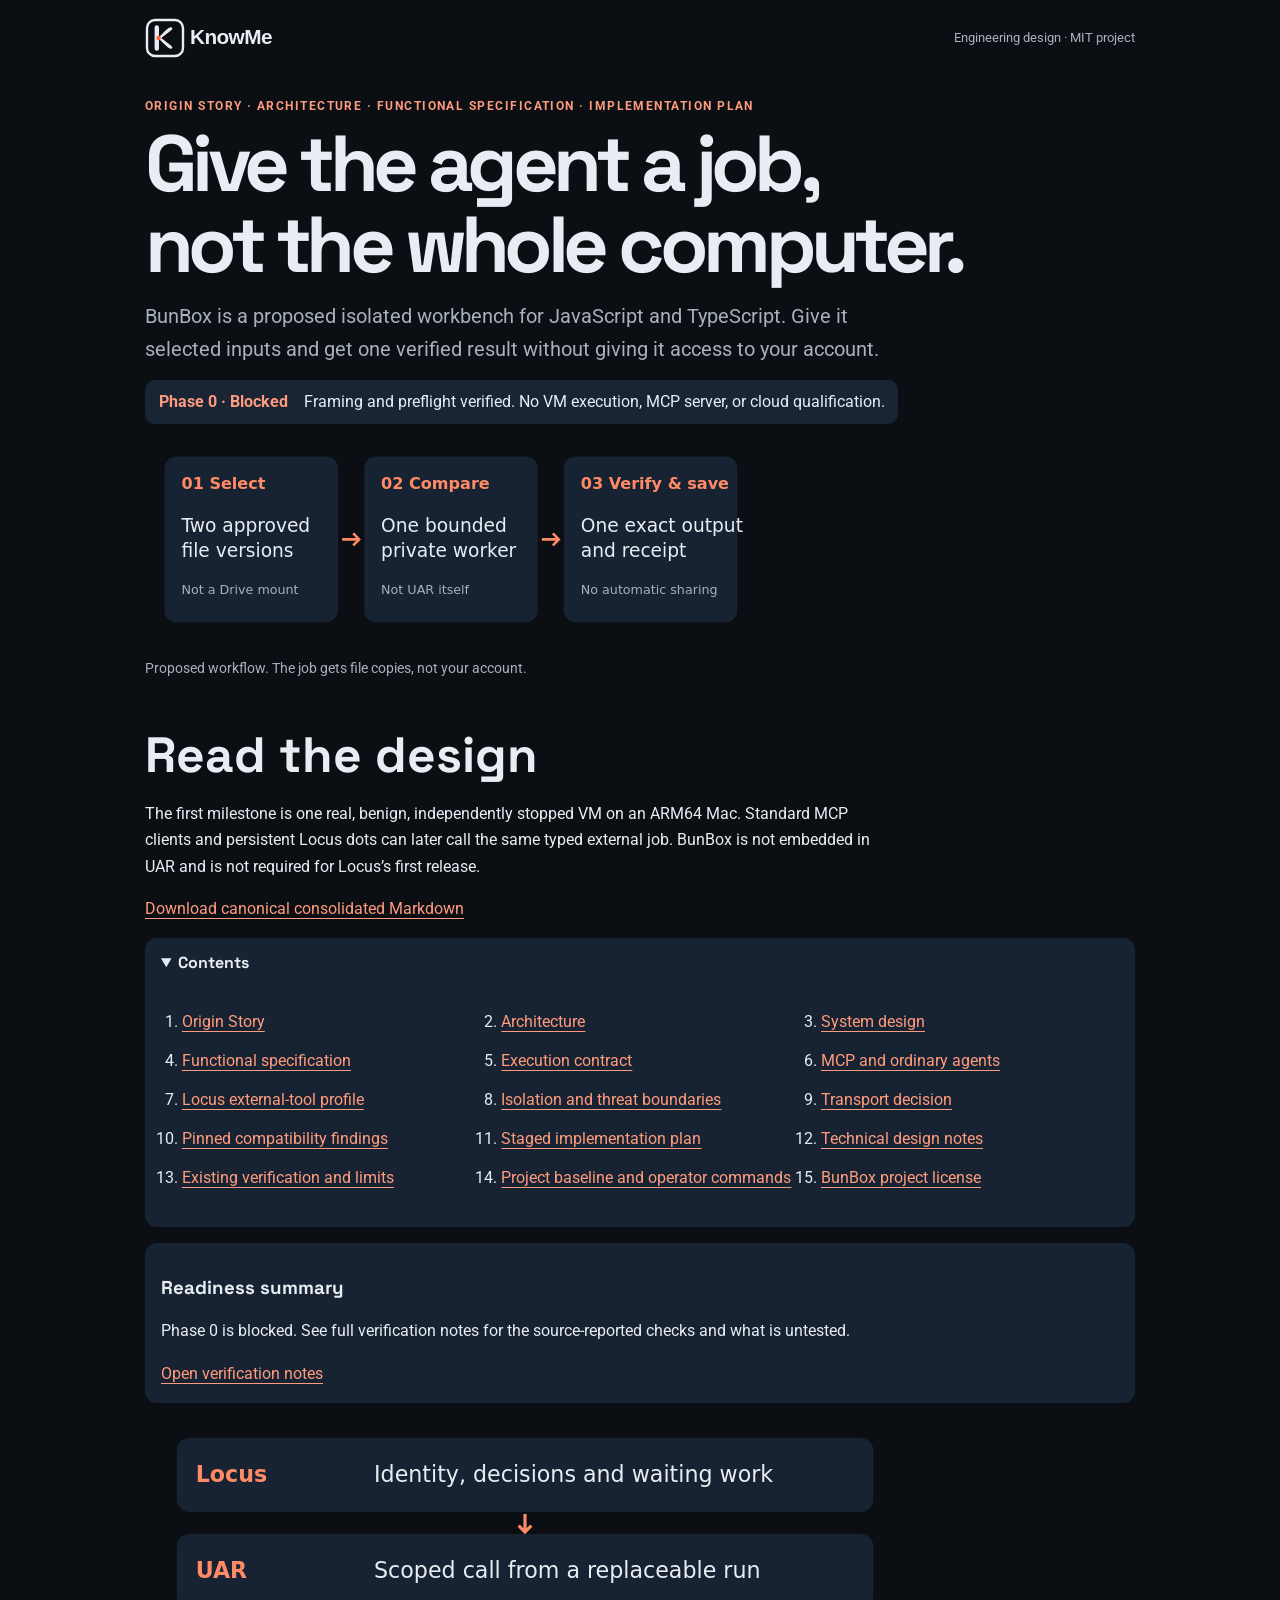
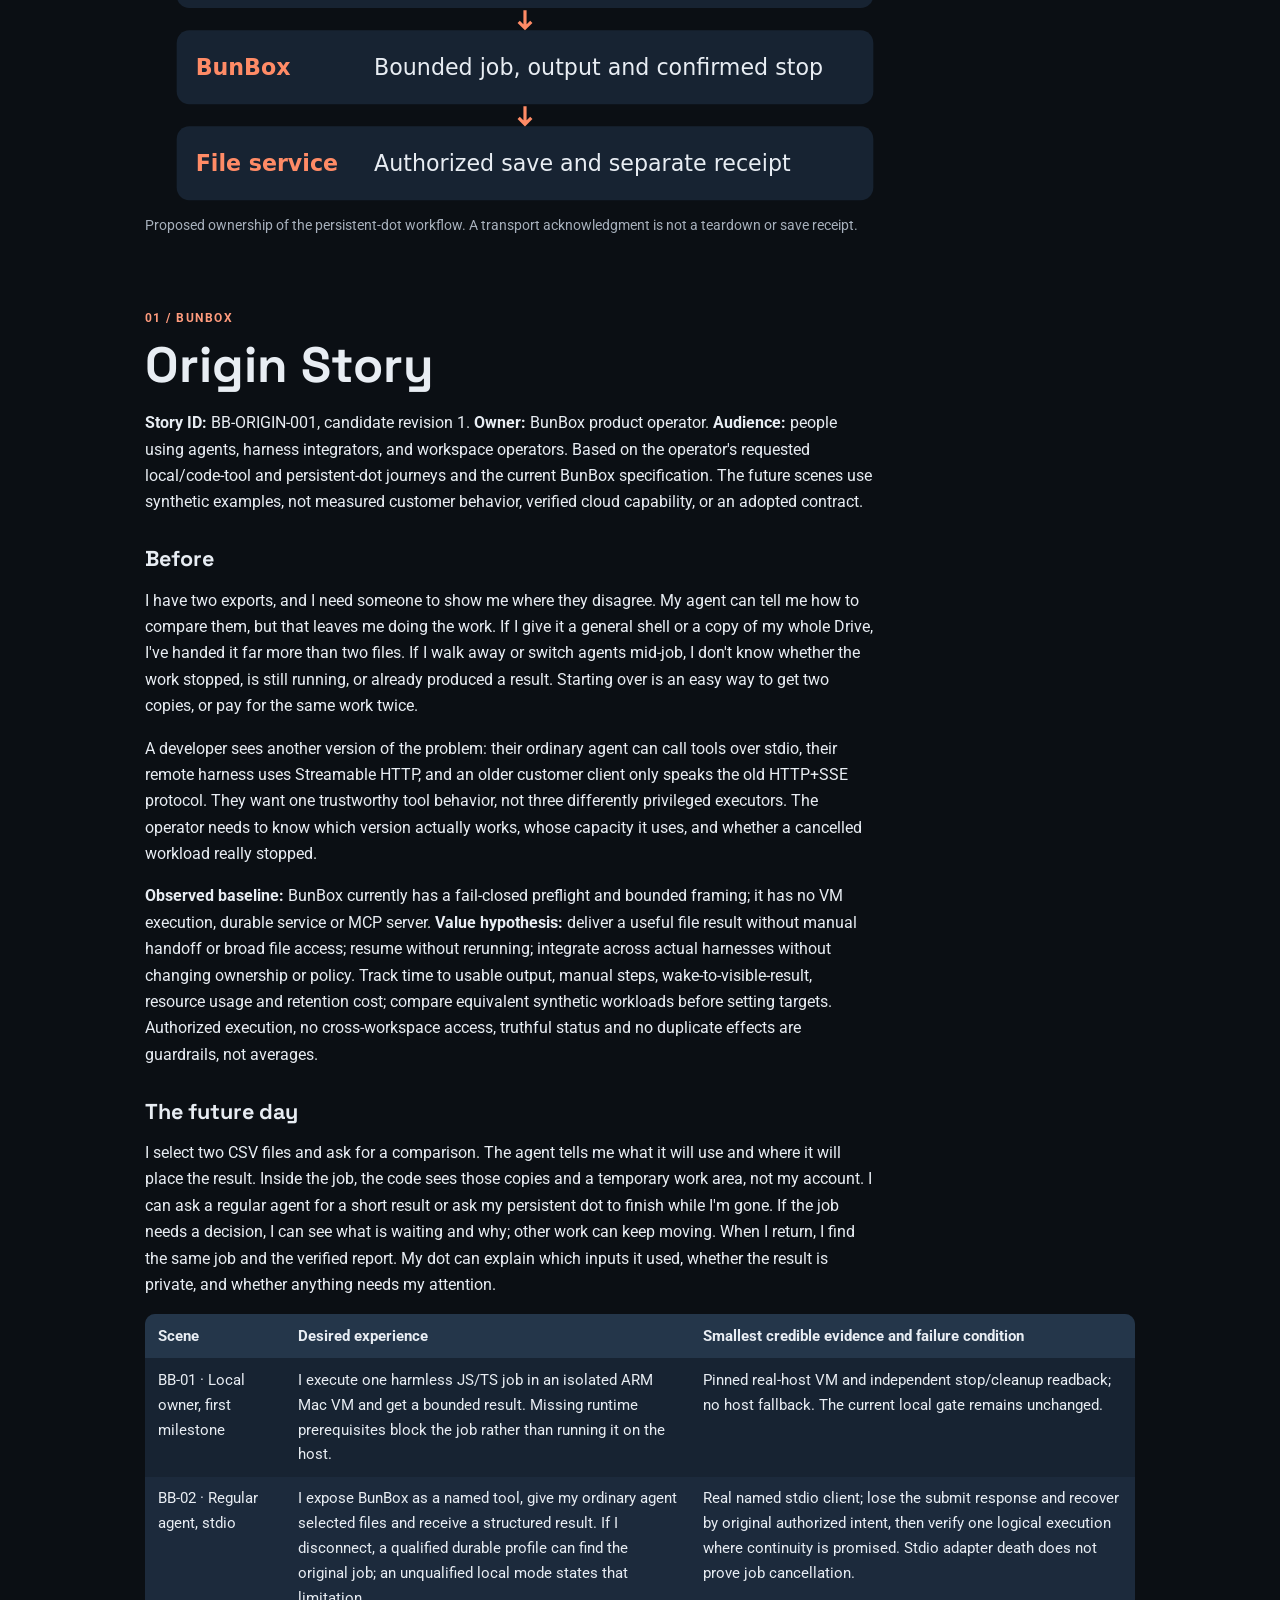
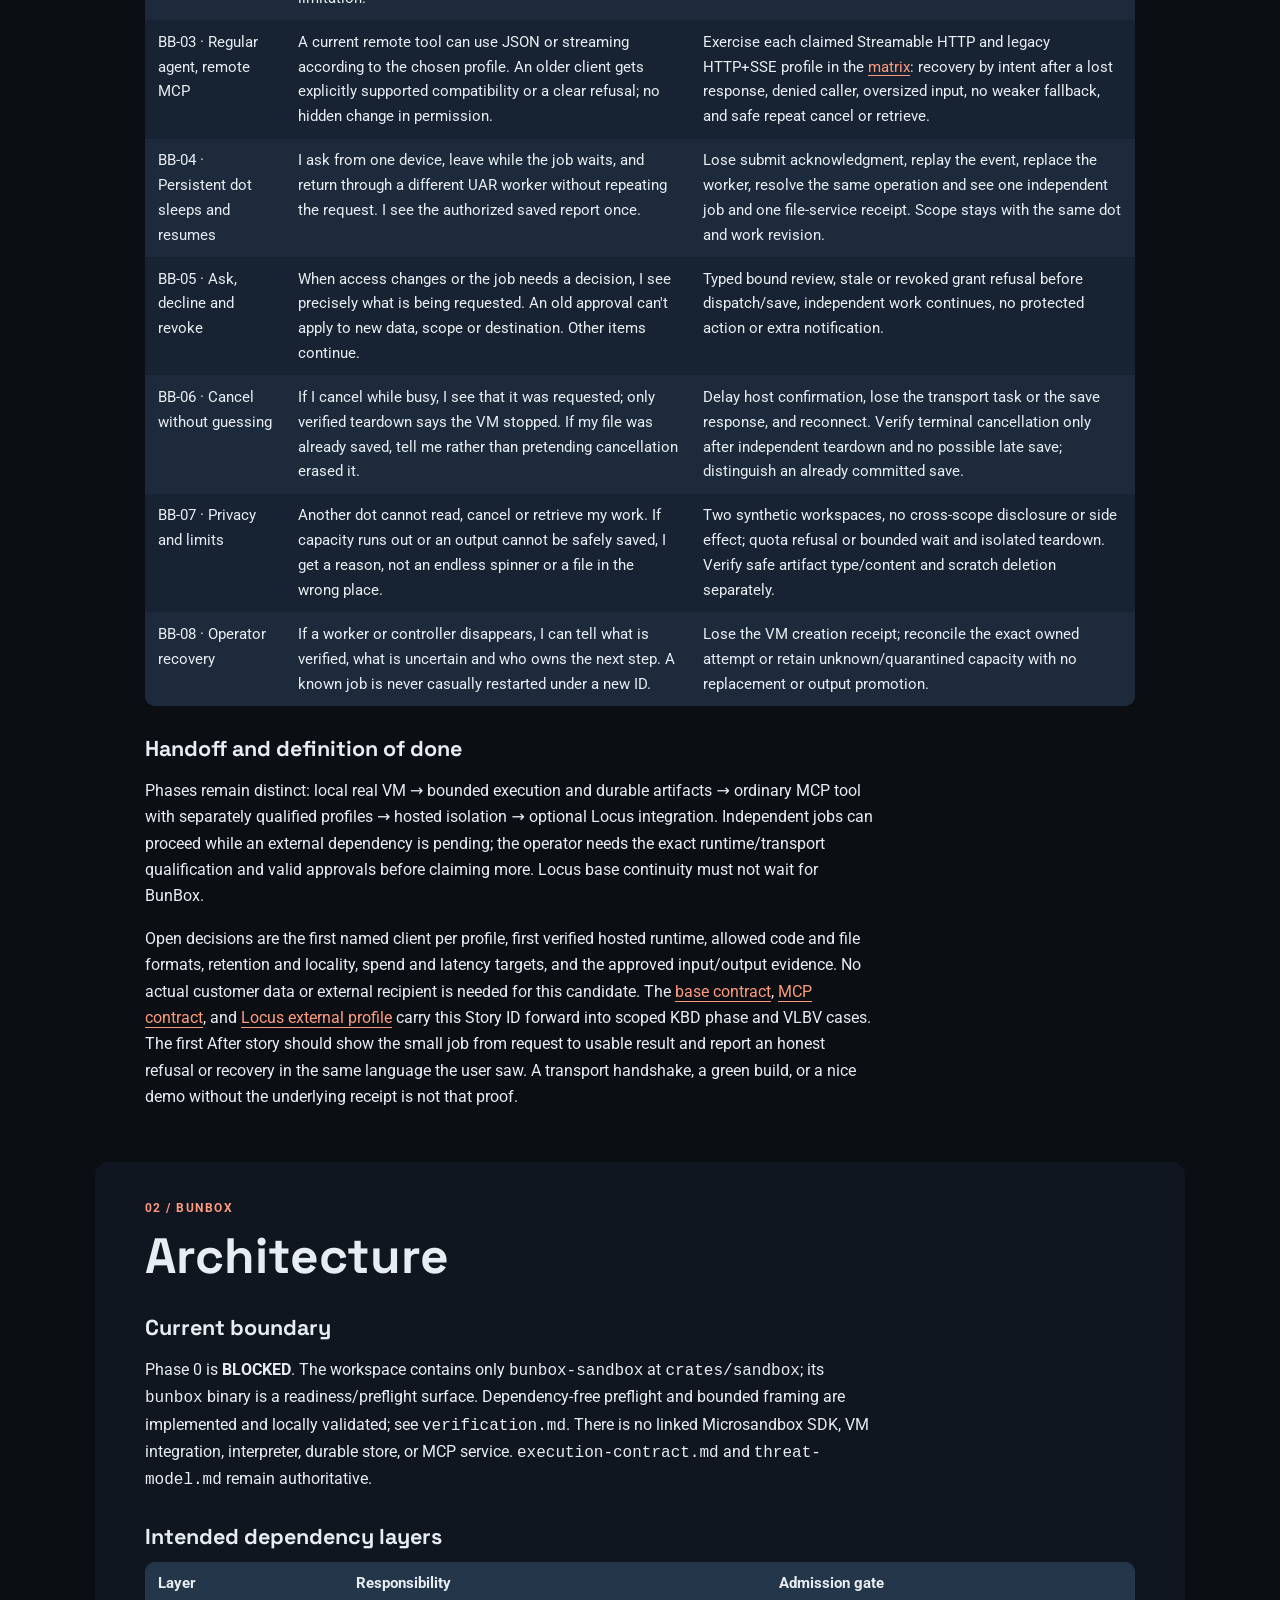
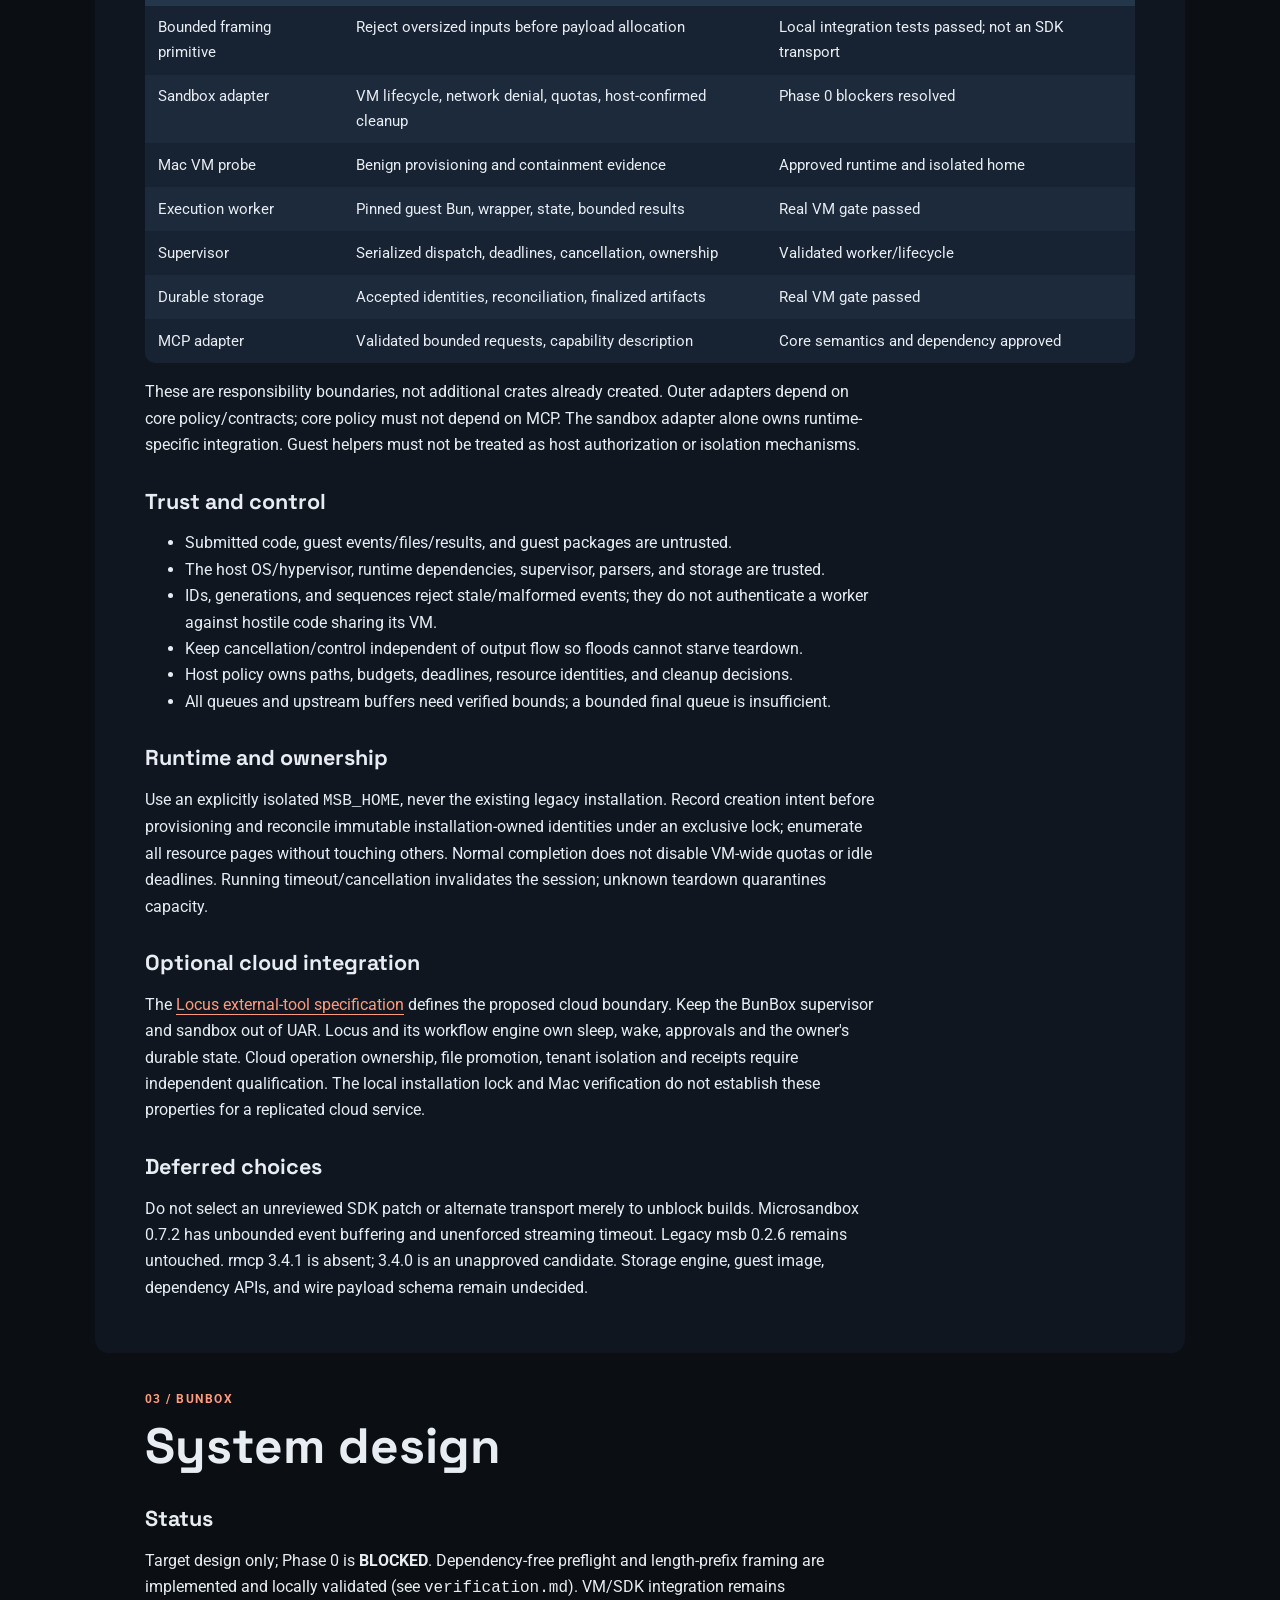
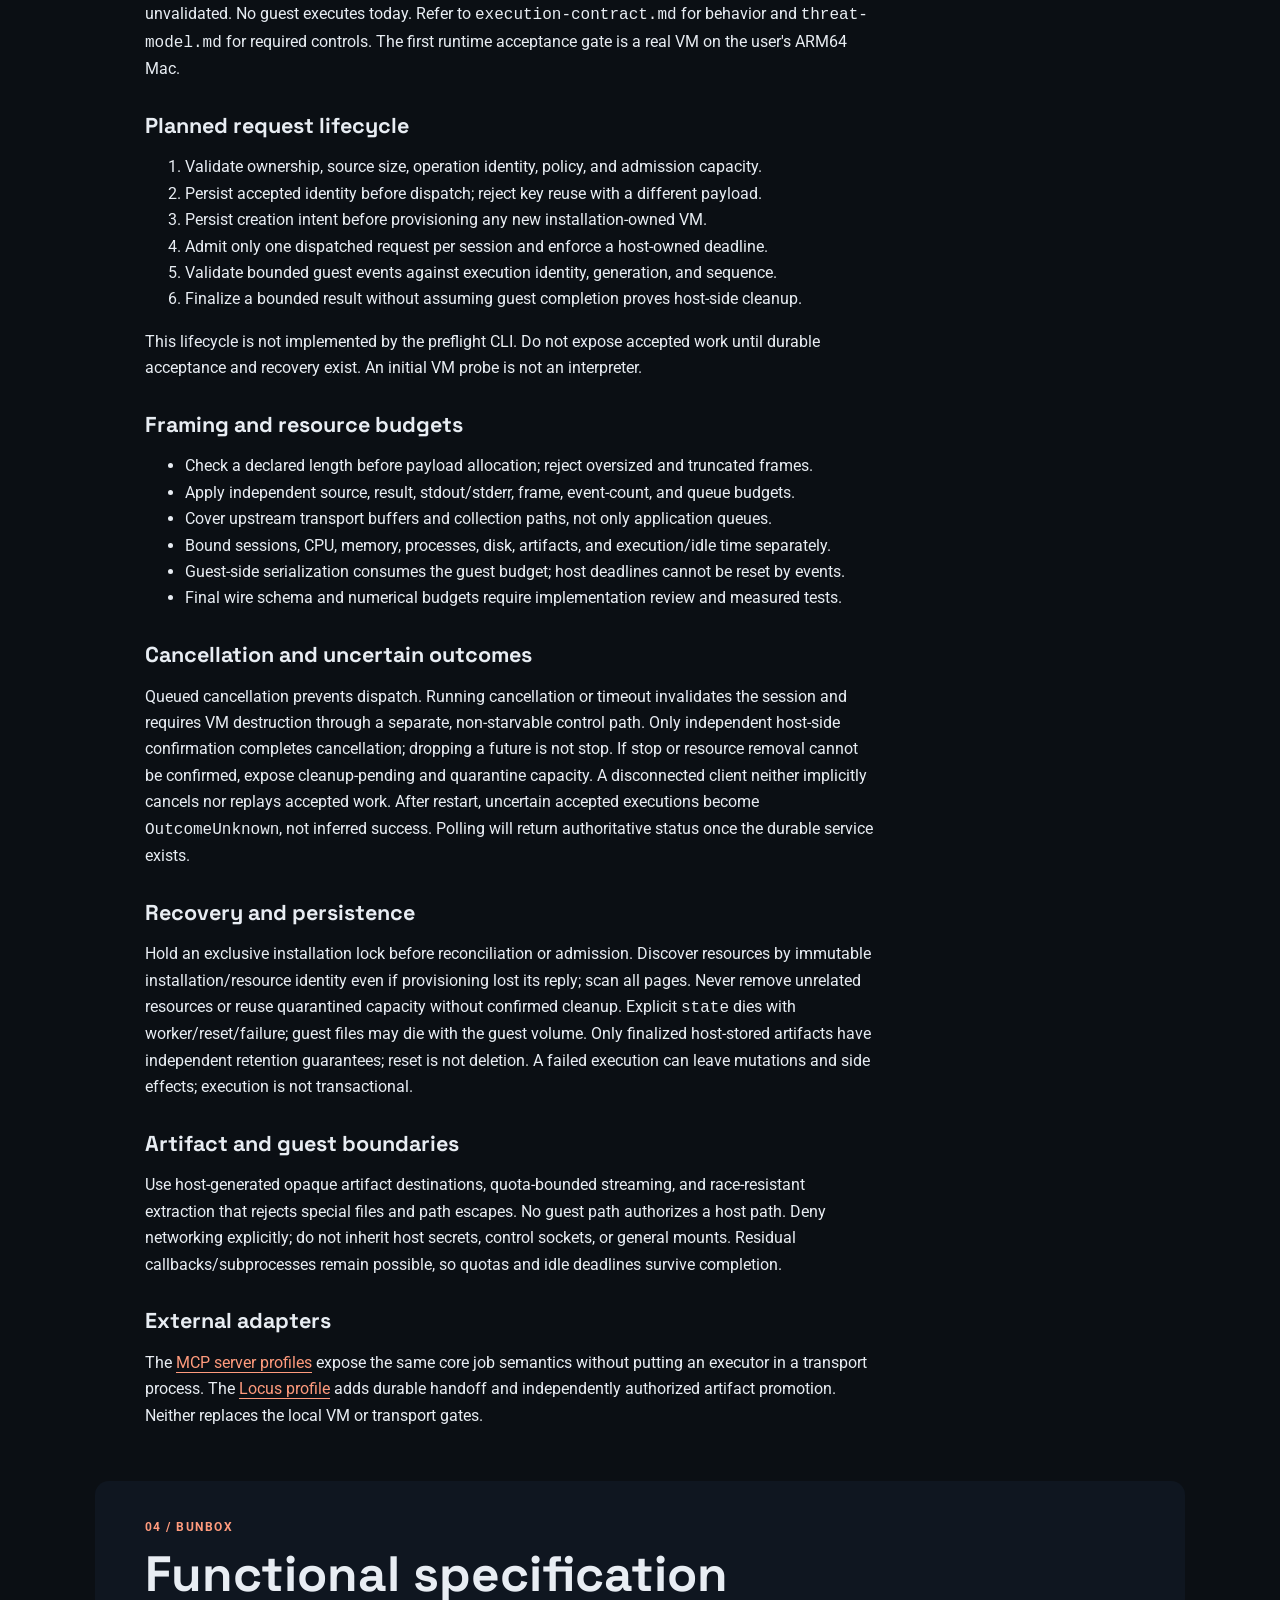
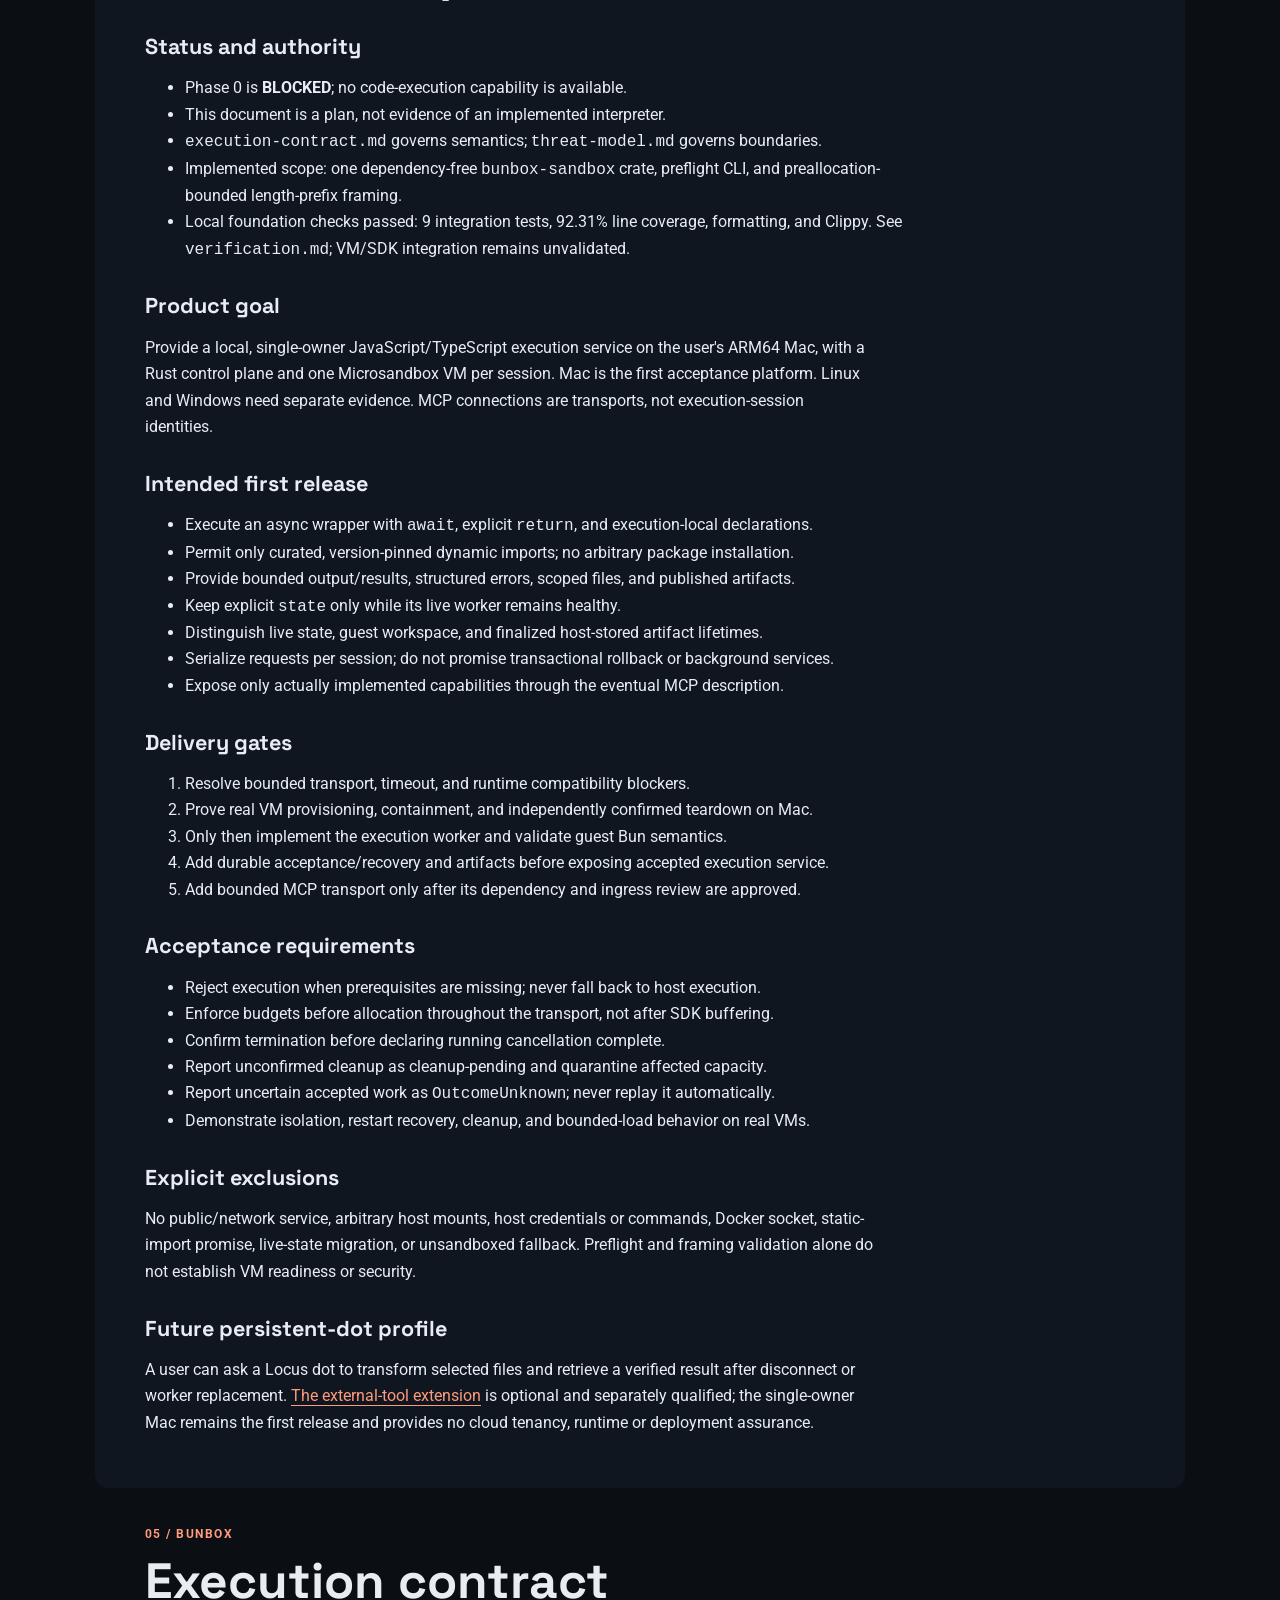
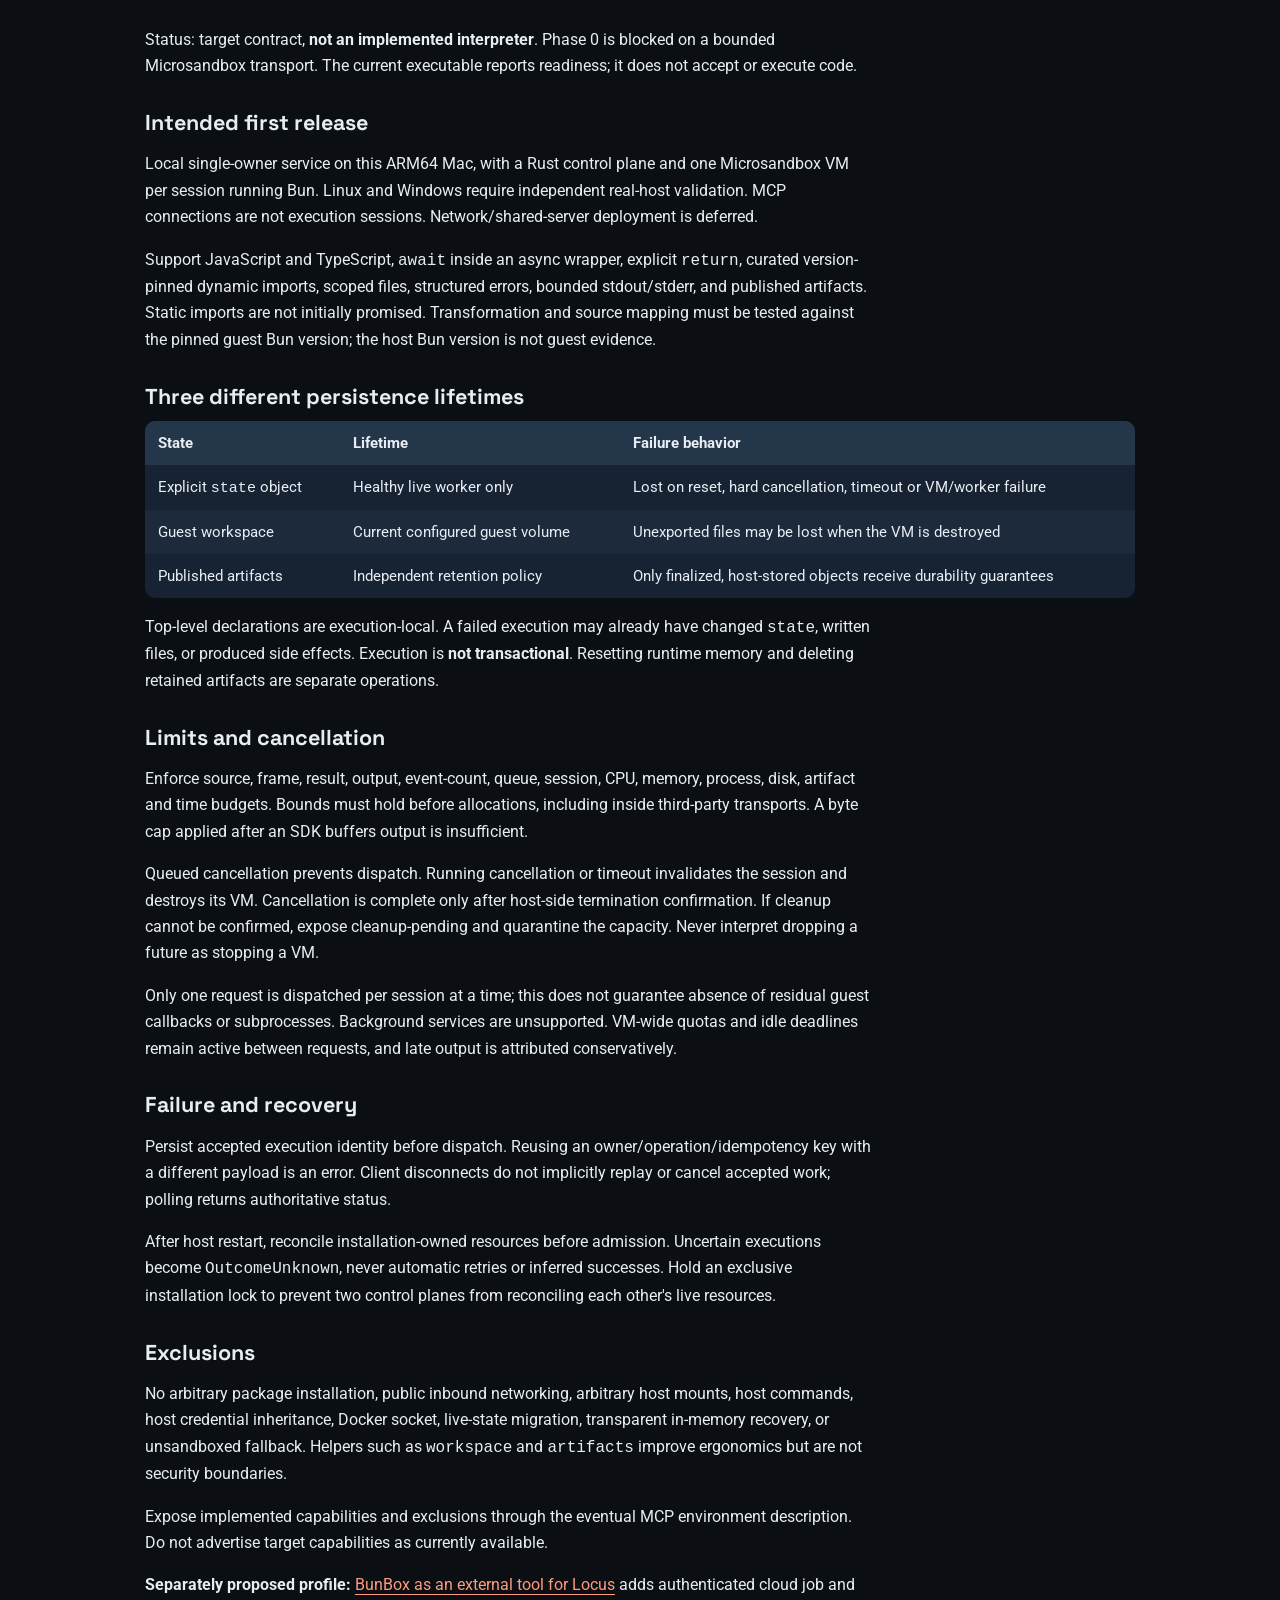
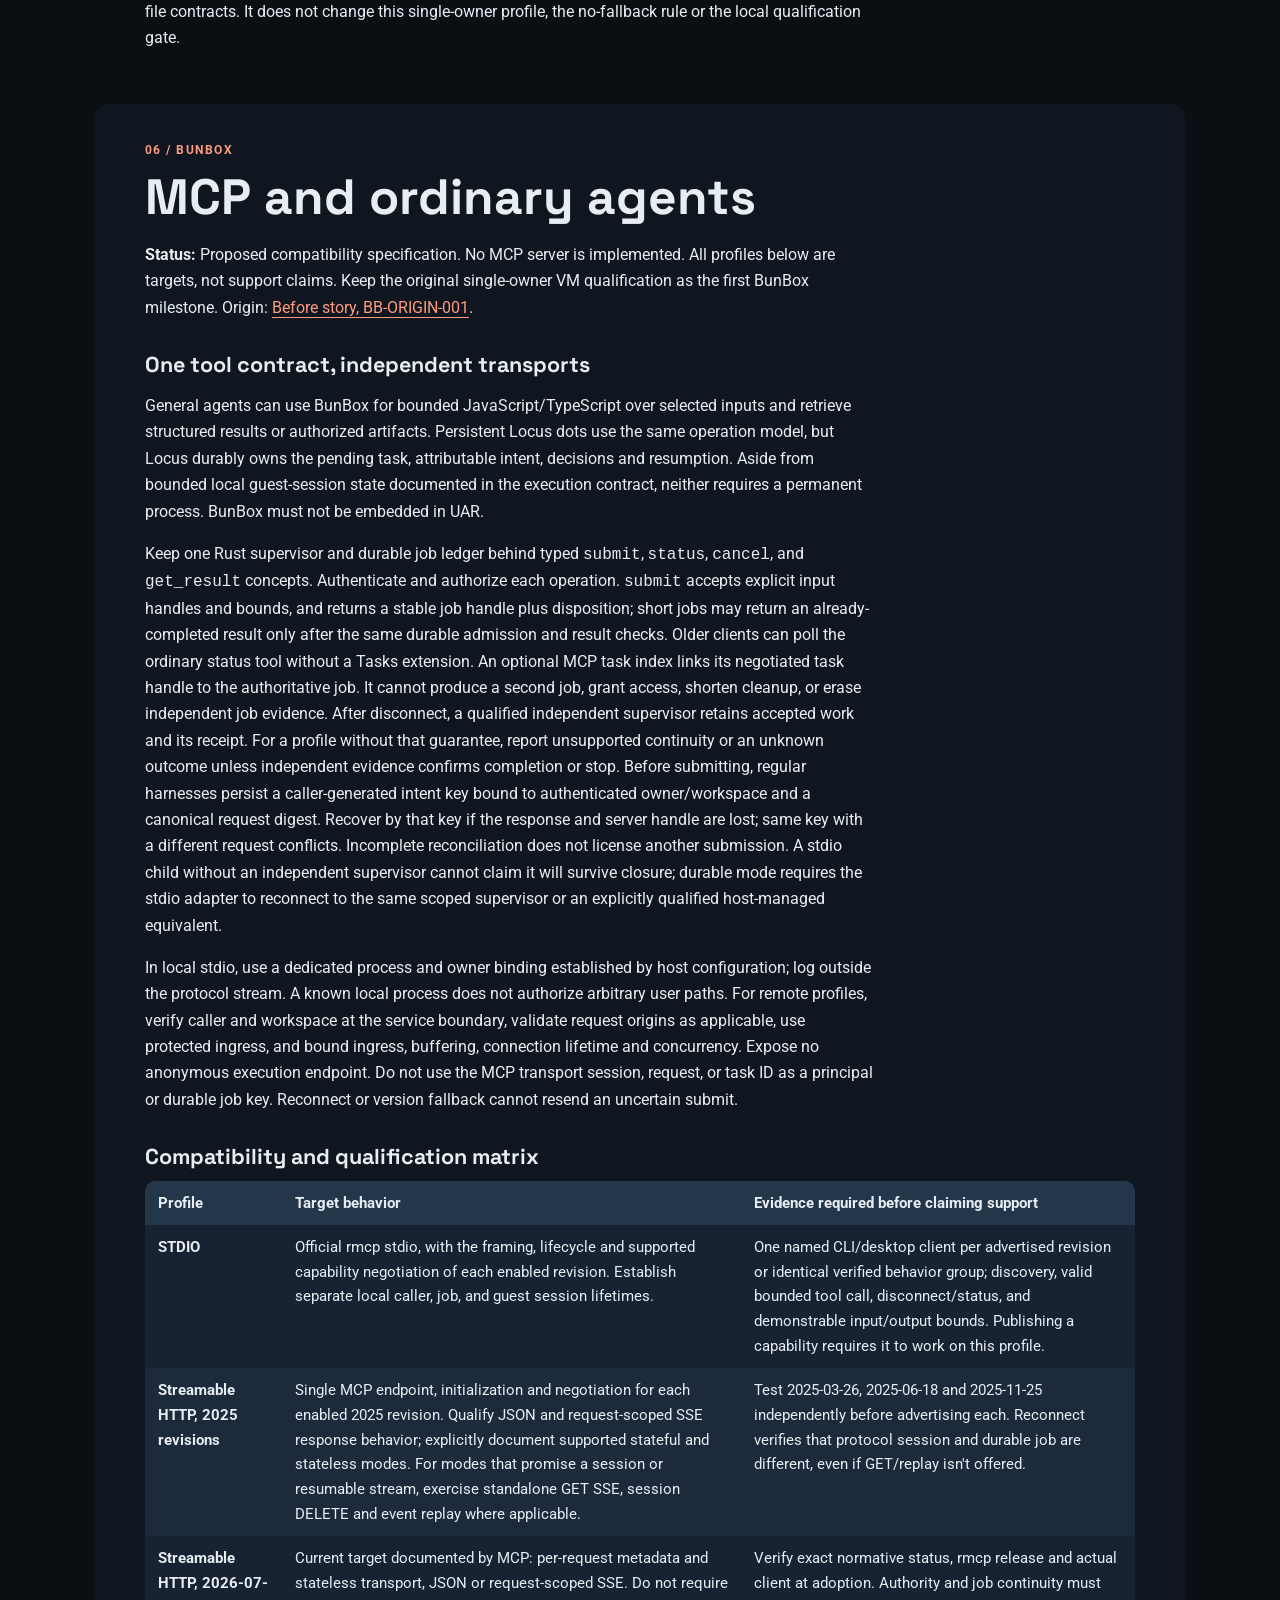
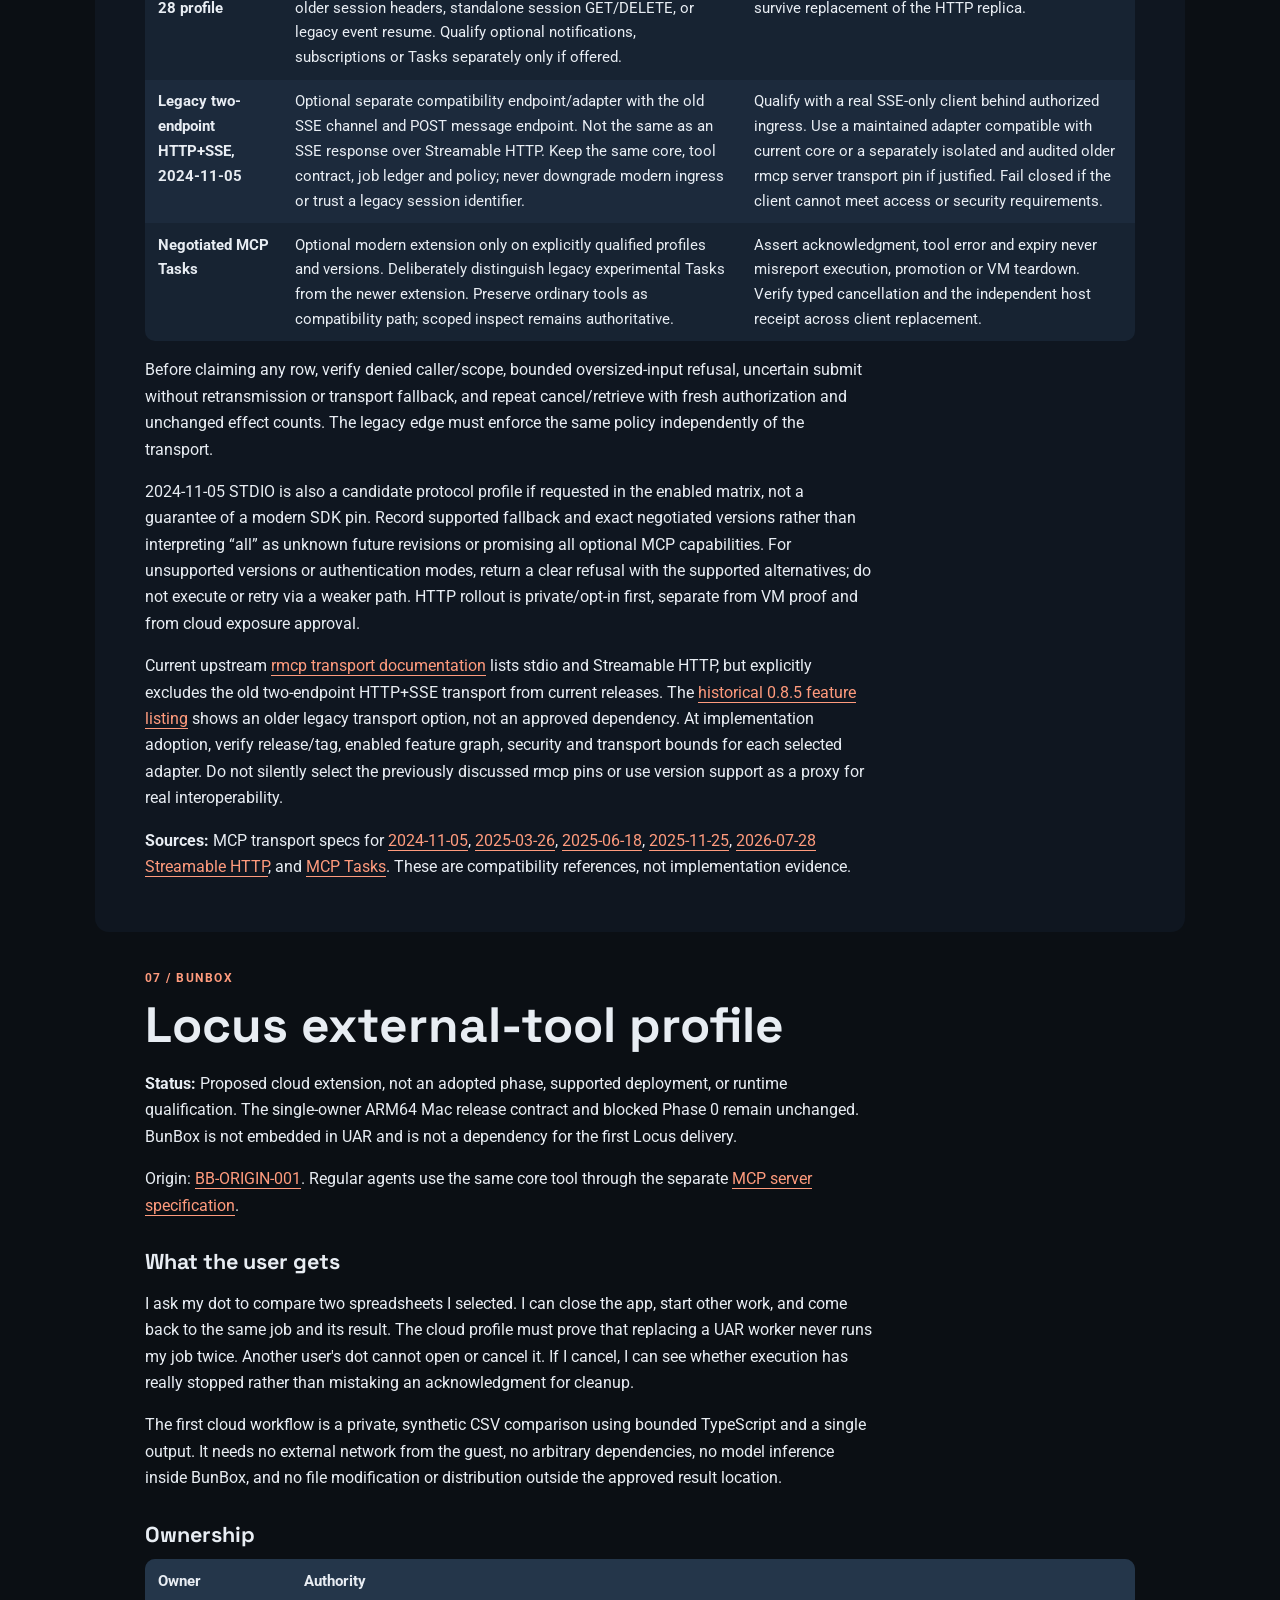
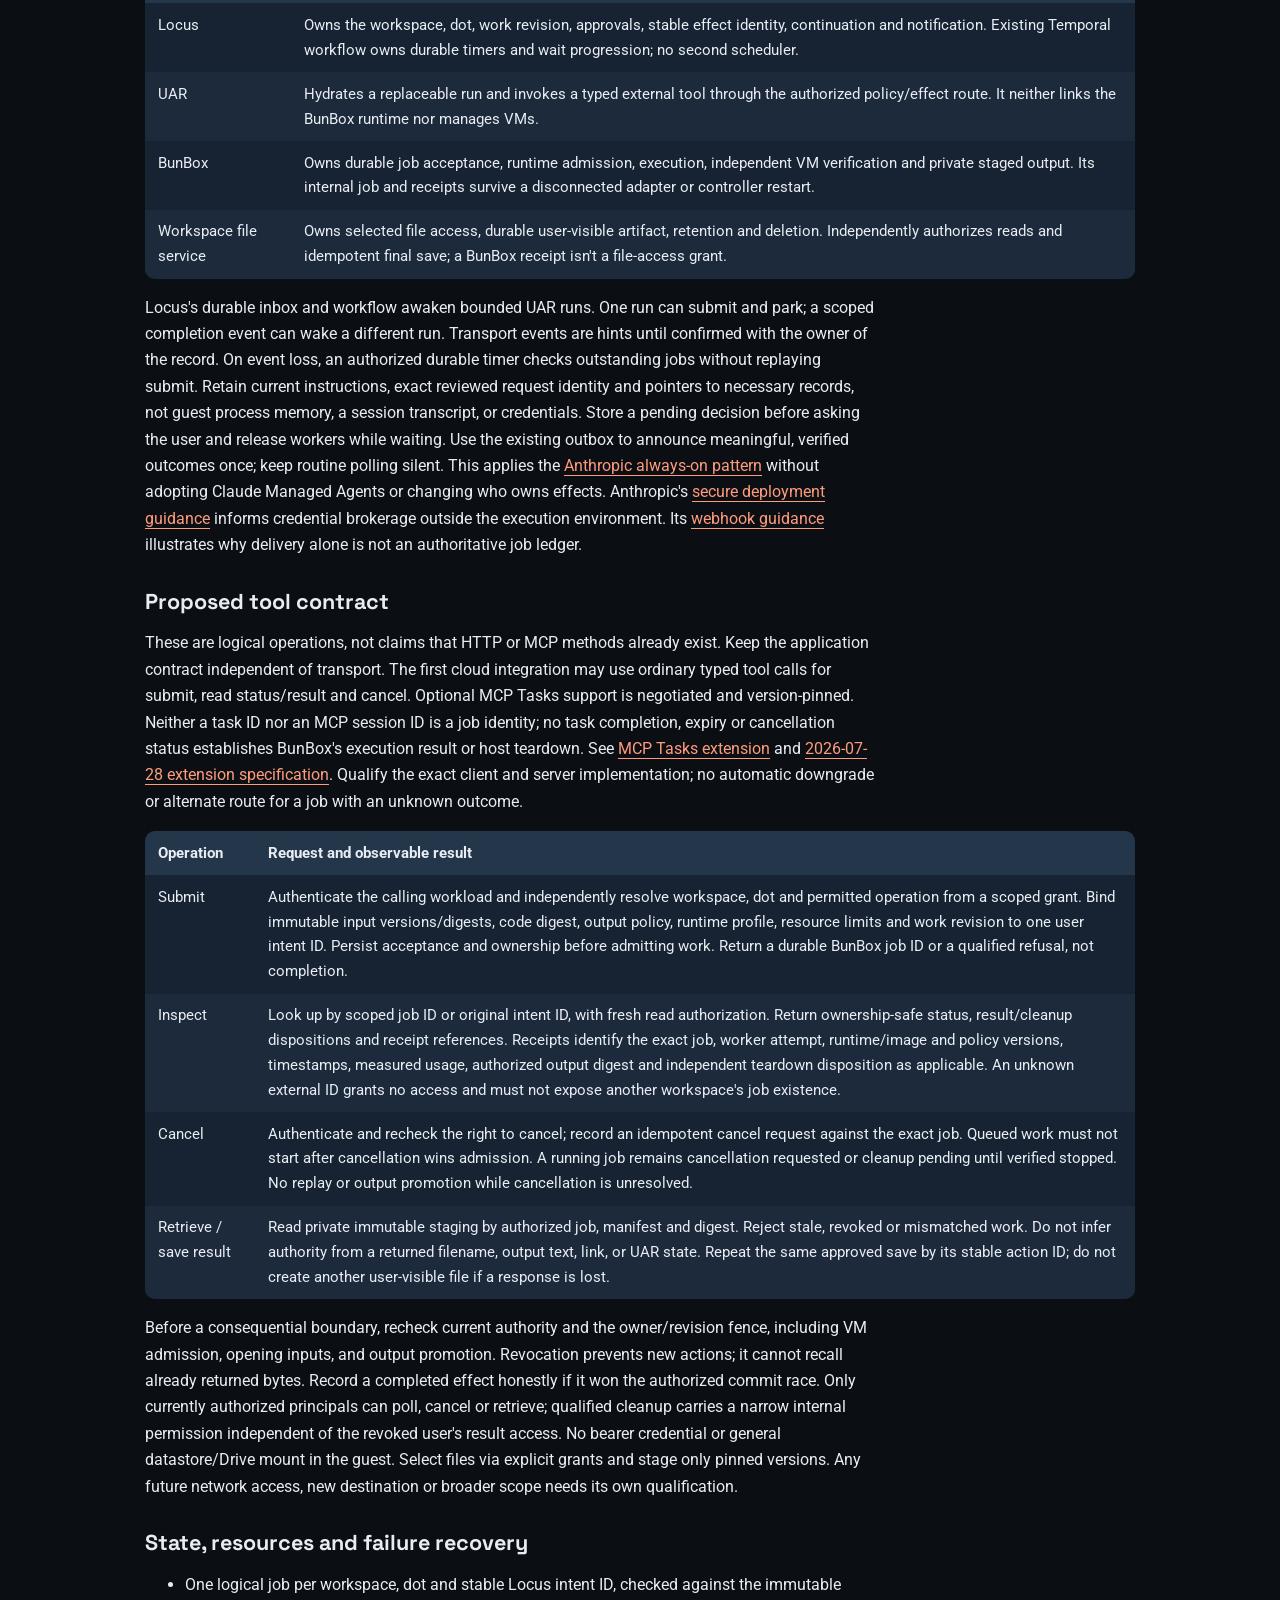
<file: docs/publication/index.html>
<!doctype html><html lang="en" data-brand="knowme" data-mode="dark"><head><meta charset="utf-8"><meta name="viewport" content="width=device-width, initial-scale=1"><title>BunBox | Give the agent a job, not the whole computer</title><meta name="description" content="The BunBox Origin Story, architecture, functional specification and implementation plan. Phase 0 is blocked; no runtime is qualified."><meta property="og:title" content="BunBox | Give the agent a job, not the whole computer"><meta property="og:description" content="Origin story, architecture, functional specification and implementation plan."><meta property="og:type" content="article"><meta property="og:image" content="https://ipfs.prometheusags.ai/ipfs/bafkreihe3dqenbugvirrffmfun35a5eb5z4exonwubersglr4oinybwoae"><meta property="og:image:width" content="1200"><meta property="og:image:height" content="630"><meta property="og:image:alt" content="Actual KnowMe BunBox document preview"><meta name="twitter:image" content="https://ipfs.prometheusags.ai/ipfs/bafkreihe3dqenbugvirrffmfun35a5eb5z4exonwubersglr4oinybwoae"><meta name="twitter:card" content="summary_large_image"><meta name="twitter:title" content="BunBox | Give the agent a job, not the whole computer"><meta name="twitter:description" content="Origin story, architecture, functional specification and implementation plan."><!-- Validated absolute OG image must be inserted after the actual screenshot has been published and read back. --><meta name="theme-color" content="#0B0F14"><meta name="htmx-config" content='{"selfRequestsOnly":true,"allowScriptTags":false}'><link rel="icon" href="brand/icon.svg" type="image/svg+xml"><link rel="manifest" href="manifest.webmanifest"><link rel="stylesheet" href="brand/fonts.css"><link rel="stylesheet" href="brand/theme.css"><link rel="stylesheet" href="style.css"><script defer src="vendor/htmx.org-2.0.11/htmx.min.js"></script><script defer src="vendor/htmx-ext-sse-2.2.4/sse.js"></script><script defer src="vendor/alpinejs-3.15.8/cdn.min.js"></script><script defer src="app.js"></script></head><body><a class="skip" href="#main">Skip to content</a><header class="top"><img src="brand/masthead.svg" width="160" height="50" alt="KnowMe"><span>Engineering design · MIT project</span></header><main id="main" tabindex="-1"><section class="hero" aria-labelledby="cover-title"><p class="kicker">Origin Story · Architecture · Functional Specification · Implementation Plan</p><h1 id="cover-title">Give the agent a job,<br> not the whole computer.</h1><p class="sub">BunBox is a proposed isolated workbench for JavaScript and TypeScript. Give it selected inputs and get one verified result without giving it access to your account.</p><p class="status"><strong>Phase 0 · Blocked</strong><span>Framing and preflight verified. No VM execution, MCP server, or cloud qualification.</span></p><figure class="hero-diagram"><img src="journey.svg" width="720" height="260" alt="Select two exact file versions, compare them in one private worker, and verify one result and receipt."><figcaption>Proposed workflow. The job gets file copies, not your account.</figcaption></figure></section><section class="intro" aria-labelledby="read-title"><h2 id="read-title">Read the design</h2><p>The first milestone is one real, benign, independently stopped VM on an ARM64 Mac. Standard MCP clients and persistent Locus dots can later call the same typed external job. BunBox is not embedded in UAR and is not required for Locus’s first release.</p><p><a href="bunbox-origin-architecture-spec-plan.md" download>Download canonical consolidated Markdown</a></p><details class="contents" x-data="{open:window.innerWidth > 690}" :open="open" @toggle="open=$el.open" open><summary>Contents</summary><nav aria-label="Contents"><ol><li><a href="#origin">Origin Story</a></li><li><a href="#architecture">Architecture</a></li><li><a href="#system">System design</a></li><li><a href="#functional">Functional specification</a></li><li><a href="#execution">Execution contract</a></li><li><a href="#mcp">MCP and ordinary agents</a></li><li><a href="#locus">Locus external-tool profile</a></li><li><a href="#threat">Isolation and threat boundaries</a></li><li><a href="#transport">Transport decision</a></li><li><a href="#compatibility">Pinned compatibility findings</a></li><li><a href="#implementation">Staged implementation plan</a></li><li><a href="#technical">Technical design notes</a></li><li><a href="#verification">Existing verification and limits</a></li><li><a href="#baseline">Project baseline and operator commands</a></li><li><a href="#license">BunBox project license</a></li></ol></nav></details><div id="gate-panel" class="gate-callout"><h3>Readiness summary</h3><p>Phase 0 is blocked. See full verification notes for the source-reported checks and what is untested.</p><a href="#verification" data-html-control hx-get="readiness.fragment.html" hx-target="#gate-panel" hx-swap="innerHTML">Open verification notes</a></div><figure class="diagram"><img src="ownership.svg" width="720" height="374" alt="Locus keeps work and decisions; UAR makes one scoped call; BunBox tracks job and stop; the file service owns final save."><figcaption>Proposed ownership of the persistent-dot workflow. A transport acknowledgment is not a teardown or save receipt.</figcaption></figure></section><section class="chapter" id="origin"><p class="kicker">01 / BUNBOX</p><h2>Origin Story</h2><p><strong>Story ID:</strong> BB-ORIGIN-001, candidate revision 1. <strong>Owner:</strong> BunBox product operator. <strong>Audience:</strong> people using agents, harness integrators, and workspace operators. Based on the operator's requested local/code-tool and persistent-dot journeys and the current BunBox specification. The future scenes use synthetic examples, not measured customer behavior, verified cloud capability, or an adopted contract.</p>
<h3>Before</h3>
<p>I have two exports, and I need someone to show me where they disagree. My agent can tell me how to compare them, but that leaves me doing the work. If I give it a general shell or a copy of my whole Drive, I've handed it far more than two files. If I walk away or switch agents mid-job, I don't know whether the work stopped, is still running, or already produced a result. Starting over is an easy way to get two copies, or pay for the same work twice.</p>
<p>A developer sees another version of the problem: their ordinary agent can call tools over stdio, their remote harness uses Streamable HTTP, and an older customer client only speaks the old HTTP+SSE protocol. They want one trustworthy tool behavior, not three differently privileged executors. The operator needs to know which version actually works, whose capacity it uses, and whether a cancelled workload really stopped.</p>
<p><strong>Observed baseline:</strong> BunBox currently has a fail-closed preflight and bounded framing; it has no VM execution, durable service or MCP server. <strong>Value hypothesis:</strong> deliver a useful file result without manual handoff or broad file access; resume without rerunning; integrate across actual harnesses without changing ownership or policy. Track time to usable output, manual steps, wake-to-visible-result, resource usage and retention cost; compare equivalent synthetic workloads before setting targets. Authorized execution, no cross-workspace access, truthful status and no duplicate effects are guardrails, not averages.</p>
<h3>The future day</h3>
<p>I select two CSV files and ask for a comparison. The agent tells me what it will use and where it will place the result. Inside the job, the code sees those copies and a temporary work area, not my account. I can ask a regular agent for a short result or ask my persistent dot to finish while I'm gone. If the job needs a decision, I can see what is waiting and why; other work can keep moving. When I return, I find the same job and the verified report. My dot can explain which inputs it used, whether the result is private, and whether anything needs my attention.</p>
<div class="table-scroll" role="region" aria-label="Scrollable specification table" tabindex="0"><table>
<thead>
<tr>
<th>Scene</th>
<th>Desired experience</th>
<th>Smallest credible evidence and failure condition</th>
</tr>
</thead>
<tbody>
<tr>
<td>BB-01 · Local owner, first milestone</td>
<td>I execute one harmless JS/TS job in an isolated ARM Mac VM and get a bounded result. Missing runtime prerequisites block the job rather than running it on the host.</td>
<td>Pinned real-host VM and independent stop/cleanup readback; no host fallback. The current local gate remains unchanged.</td>
</tr>
<tr>
<td>BB-02 · Regular agent, stdio</td>
<td>I expose BunBox as a named tool, give my ordinary agent selected files and receive a structured result. If I disconnect, a qualified durable profile can find the original job; an unqualified local mode states that limitation.</td>
<td>Real named stdio client; lose the submit response and recover by original authorized intent, then verify one logical execution where continuity is promised. Stdio adapter death does not prove job cancellation.</td>
</tr>
<tr>
<td>BB-03 · Regular agent, remote MCP</td>
<td>A current remote tool can use JSON or streaming according to the chosen profile. An older client gets explicitly supported compatibility or a clear refusal; no hidden change in permission.</td>
<td>Exercise each claimed Streamable HTTP and legacy HTTP+SSE profile in the <a href="#mcp">matrix</a>: recovery by intent after a lost response, denied caller, oversized input, no weaker fallback, and safe repeat cancel or retrieve.</td>
</tr>
<tr>
<td>BB-04 · Persistent dot sleeps and resumes</td>
<td>I ask from one device, leave while the job waits, and return through a different UAR worker without repeating the request. I see the authorized saved report once.</td>
<td>Lose submit acknowledgment, replay the event, replace the worker, resolve the same operation and see one independent job and one file-service receipt. Scope stays with the same dot and work revision.</td>
</tr>
<tr>
<td>BB-05 · Ask, decline and revoke</td>
<td>When access changes or the job needs a decision, I see precisely what is being requested. An old approval can't apply to new data, scope or destination. Other items continue.</td>
<td>Typed bound review, stale or revoked grant refusal before dispatch/save, independent work continues, no protected action or extra notification.</td>
</tr>
<tr>
<td>BB-06 · Cancel without guessing</td>
<td>If I cancel while busy, I see that it was requested; only verified teardown says the VM stopped. If my file was already saved, tell me rather than pretending cancellation erased it.</td>
<td>Delay host confirmation, lose the transport task or the save response, and reconnect. Verify terminal cancellation only after independent teardown and no possible late save; distinguish an already committed save.</td>
</tr>
<tr>
<td>BB-07 · Privacy and limits</td>
<td>Another dot cannot read, cancel or retrieve my work. If capacity runs out or an output cannot be safely saved, I get a reason, not an endless spinner or a file in the wrong place.</td>
<td>Two synthetic workspaces, no cross-scope disclosure or side effect; quota refusal or bounded wait and isolated teardown. Verify safe artifact type/content and scratch deletion separately.</td>
</tr>
<tr>
<td>BB-08 · Operator recovery</td>
<td>If a worker or controller disappears, I can tell what is verified, what is uncertain and who owns the next step. A known job is never casually restarted under a new ID.</td>
<td>Lose the VM creation receipt; reconcile the exact owned attempt or retain unknown/quarantined capacity with no replacement or output promotion.</td>
</tr>
</tbody>
</table></div>
<h3>Handoff and definition of done</h3>
<p>Phases remain distinct: local real VM → bounded execution and durable artifacts → ordinary MCP tool with separately qualified profiles → hosted isolation → optional Locus integration. Independent jobs can proceed while an external dependency is pending; the operator needs the exact runtime/transport qualification and valid approvals before claiming more. Locus base continuity must not wait for BunBox.</p>
<p>Open decisions are the first named client per profile, first verified hosted runtime, allowed code and file formats, retention and locality, spend and latency targets, and the approved input/output evidence. No actual customer data or external recipient is needed for this candidate. The <a href="#execution">base contract</a>, <a href="#mcp">MCP contract</a>, and <a href="#locus">Locus external profile</a> carry this Story ID forward into scoped KBD phase and VLBV cases. The first After story should show the small job from request to usable result and report an honest refusal or recovery in the same language the user saw. A transport handshake, a green build, or a nice demo without the underlying receipt is not that proof.</p></section><section class="chapter" id="architecture"><p class="kicker">02 / BUNBOX</p><h2>Architecture</h2><h3>Current boundary</h3>
<p>Phase 0 is <strong>BLOCKED</strong>. The workspace contains only <code>bunbox-sandbox</code> at
<code>crates/sandbox</code>; its <code>bunbox</code> binary is a readiness/preflight surface.
Dependency-free preflight and bounded framing are implemented and locally validated; see <code>verification.md</code>.
There is no linked Microsandbox SDK, VM integration, interpreter, durable store, or MCP service.
<code>execution-contract.md</code> and <code>threat-model.md</code> remain authoritative.</p>
<h3>Intended dependency layers</h3>
<div class="table-scroll" role="region" aria-label="Scrollable specification table" tabindex="0"><table>
<thead>
<tr>
<th>Layer</th>
<th>Responsibility</th>
<th>Admission gate</th>
</tr>
</thead>
<tbody>
<tr>
<td>Bounded framing primitive</td>
<td>Reject oversized inputs before payload allocation</td>
<td>Local integration tests passed; not an SDK transport</td>
</tr>
<tr>
<td>Sandbox adapter</td>
<td>VM lifecycle, network denial, quotas, host-confirmed cleanup</td>
<td>Phase 0 blockers resolved</td>
</tr>
<tr>
<td>Mac VM probe</td>
<td>Benign provisioning and containment evidence</td>
<td>Approved runtime and isolated home</td>
</tr>
<tr>
<td>Execution worker</td>
<td>Pinned guest Bun, wrapper, state, bounded results</td>
<td>Real VM gate passed</td>
</tr>
<tr>
<td>Supervisor</td>
<td>Serialized dispatch, deadlines, cancellation, ownership</td>
<td>Validated worker/lifecycle</td>
</tr>
<tr>
<td>Durable storage</td>
<td>Accepted identities, reconciliation, finalized artifacts</td>
<td>Real VM gate passed</td>
</tr>
<tr>
<td>MCP adapter</td>
<td>Validated bounded requests, capability description</td>
<td>Core semantics and dependency approved</td>
</tr>
</tbody>
</table></div>
<p>These are responsibility boundaries, not additional crates already created.
Outer adapters depend on core policy/contracts; core policy must not depend on MCP.
The sandbox adapter alone owns runtime-specific integration. Guest helpers must not
be treated as host authorization or isolation mechanisms.</p>
<h3>Trust and control</h3>
<ul>
<li>Submitted code, guest events/files/results, and guest packages are untrusted.</li>
<li>The host OS/hypervisor, runtime dependencies, supervisor, parsers, and storage are trusted.</li>
<li>IDs, generations, and sequences reject stale/malformed events; they do not authenticate
  a worker against hostile code sharing its VM.</li>
<li>Keep cancellation/control independent of output flow so floods cannot starve teardown.</li>
<li>Host policy owns paths, budgets, deadlines, resource identities, and cleanup decisions.</li>
<li>All queues and upstream buffers need verified bounds; a bounded final queue is insufficient.</li>
</ul>
<h3>Runtime and ownership</h3>
<p>Use an explicitly isolated <code>MSB_HOME</code>, never the existing legacy installation.
Record creation intent before provisioning and reconcile immutable installation-owned
identities under an exclusive lock; enumerate all resource pages without touching others.
Normal completion does not disable VM-wide quotas or idle deadlines.
Running timeout/cancellation invalidates the session; unknown teardown quarantines capacity.</p>
<h3>Optional cloud integration</h3>
<p>The <a href="#locus">Locus external-tool specification</a> defines the proposed cloud boundary. Keep the BunBox supervisor and sandbox out of UAR. Locus and its workflow engine own sleep, wake, approvals and the owner's durable state. Cloud operation ownership, file promotion, tenant isolation and receipts require independent qualification. The local installation lock and Mac verification do not establish these properties for a replicated cloud service.</p>
<h3>Deferred choices</h3>
<p>Do not select an unreviewed SDK patch or alternate transport merely to unblock builds.
Microsandbox 0.7.2 has unbounded event buffering and unenforced streaming timeout.
Legacy msb 0.2.6 remains untouched. rmcp 3.4.1 is absent; 3.4.0 is an unapproved candidate.
Storage engine, guest image, dependency APIs, and wire payload schema remain undecided.</p></section><section class="chapter" id="system"><p class="kicker">03 / BUNBOX</p><h2>System design</h2><h3>Status</h3>
<p>Target design only; Phase 0 is <strong>BLOCKED</strong>. Dependency-free preflight and
length-prefix framing are implemented and locally validated (see <code>verification.md</code>).
VM/SDK integration remains unvalidated. No guest executes today.
Refer to <code>execution-contract.md</code> for behavior and <code>threat-model.md</code> for required controls.
The first runtime acceptance gate is a real VM on the user's ARM64 Mac.</p>
<h3>Planned request lifecycle</h3>
<ol>
<li>Validate ownership, source size, operation identity, policy, and admission capacity.</li>
<li>Persist accepted identity before dispatch; reject key reuse with a different payload.</li>
<li>Persist creation intent before provisioning any new installation-owned VM.</li>
<li>Admit only one dispatched request per session and enforce a host-owned deadline.</li>
<li>Validate bounded guest events against execution identity, generation, and sequence.</li>
<li>Finalize a bounded result without assuming guest completion proves host-side cleanup.</li>
</ol>
<p>This lifecycle is not implemented by the preflight CLI. Do not expose accepted work
until durable acceptance and recovery exist. An initial VM probe is not an interpreter.</p>
<h3>Framing and resource budgets</h3>
<ul>
<li>Check a declared length before payload allocation; reject oversized and truncated frames.</li>
<li>Apply independent source, result, stdout/stderr, frame, event-count, and queue budgets.</li>
<li>Cover upstream transport buffers and collection paths, not only application queues.</li>
<li>Bound sessions, CPU, memory, processes, disk, artifacts, and execution/idle time separately.</li>
<li>Guest-side serialization consumes the guest budget; host deadlines cannot be reset by events.</li>
<li>Final wire schema and numerical budgets require implementation review and measured tests.</li>
</ul>
<h3>Cancellation and uncertain outcomes</h3>
<p>Queued cancellation prevents dispatch. Running cancellation or timeout invalidates the
session and requires VM destruction through a separate, non-starvable control path.
Only independent host-side confirmation completes cancellation; dropping a future is not stop.
If stop or resource removal cannot be confirmed, expose cleanup-pending and quarantine capacity.
A disconnected client neither implicitly cancels nor replays accepted work.
After restart, uncertain accepted executions become <code>OutcomeUnknown</code>, not inferred success.
Polling will return authoritative status once the durable service exists.</p>
<h3>Recovery and persistence</h3>
<p>Hold an exclusive installation lock before reconciliation or admission. Discover resources
by immutable installation/resource identity even if provisioning lost its reply; scan all pages.
Never remove unrelated resources or reuse quarantined capacity without confirmed cleanup.
Explicit <code>state</code> dies with worker/reset/failure; guest files may die with the guest volume.
Only finalized host-stored artifacts have independent retention guarantees; reset is not deletion.
A failed execution can leave mutations and side effects; execution is not transactional.</p>
<h3>Artifact and guest boundaries</h3>
<p>Use host-generated opaque artifact destinations, quota-bounded streaming, and race-resistant
extraction that rejects special files and path escapes. No guest path authorizes a host path.
Deny networking explicitly; do not inherit host secrets, control sockets, or general mounts.
Residual callbacks/subprocesses remain possible, so quotas and idle deadlines survive completion.</p>
<h3>External adapters</h3>
<p>The <a href="#mcp">MCP server profiles</a> expose the same core job semantics without putting an executor in a transport process. The <a href="#locus">Locus profile</a> adds durable handoff and independently authorized artifact promotion. Neither replaces the local VM or transport gates.</p></section><section class="chapter" id="functional"><p class="kicker">04 / BUNBOX</p><h2>Functional specification</h2><h3>Status and authority</h3>
<ul>
<li>Phase 0 is <strong>BLOCKED</strong>; no code-execution capability is available.</li>
<li>This document is a plan, not evidence of an implemented interpreter.</li>
<li><code>execution-contract.md</code> governs semantics; <code>threat-model.md</code> governs boundaries.</li>
<li>Implemented scope: one dependency-free <code>bunbox-sandbox</code> crate, preflight CLI,
  and preallocation-bounded length-prefix framing.</li>
<li>Local foundation checks passed: 9 integration tests, 92.31% line coverage, formatting,
  and Clippy. See <code>verification.md</code>; VM/SDK integration remains unvalidated.</li>
</ul>
<h3>Product goal</h3>
<p>Provide a local, single-owner JavaScript/TypeScript execution service on the
user's ARM64 Mac, with a Rust control plane and one Microsandbox VM per session.
Mac is the first acceptance platform. Linux and Windows need separate evidence.
MCP connections are transports, not execution-session identities.</p>
<h3>Intended first release</h3>
<ul>
<li>Execute an async wrapper with <code>await</code>, explicit <code>return</code>, and execution-local declarations.</li>
<li>Permit only curated, version-pinned dynamic imports; no arbitrary package installation.</li>
<li>Provide bounded output/results, structured errors, scoped files, and published artifacts.</li>
<li>Keep explicit <code>state</code> only while its live worker remains healthy.</li>
<li>Distinguish live state, guest workspace, and finalized host-stored artifact lifetimes.</li>
<li>Serialize requests per session; do not promise transactional rollback or background services.</li>
<li>Expose only actually implemented capabilities through the eventual MCP description.</li>
</ul>
<h3>Delivery gates</h3>
<ol>
<li>Resolve bounded transport, timeout, and runtime compatibility blockers.</li>
<li>Prove real VM provisioning, containment, and independently confirmed teardown on Mac.</li>
<li>Only then implement the execution worker and validate guest Bun semantics.</li>
<li>Add durable acceptance/recovery and artifacts before exposing accepted execution service.</li>
<li>Add bounded MCP transport only after its dependency and ingress review are approved.</li>
</ol>
<h3>Acceptance requirements</h3>
<ul>
<li>Reject execution when prerequisites are missing; never fall back to host execution.</li>
<li>Enforce budgets before allocation throughout the transport, not after SDK buffering.</li>
<li>Confirm termination before declaring running cancellation complete.</li>
<li>Report unconfirmed cleanup as cleanup-pending and quarantine affected capacity.</li>
<li>Report uncertain accepted work as <code>OutcomeUnknown</code>; never replay it automatically.</li>
<li>Demonstrate isolation, restart recovery, cleanup, and bounded-load behavior on real VMs.</li>
</ul>
<h3>Explicit exclusions</h3>
<p>No public/network service, arbitrary host mounts, host credentials or commands,
Docker socket, static-import promise, live-state migration, or unsandboxed fallback.
Preflight and framing validation alone do not establish VM readiness or security.</p>
<h3>Future persistent-dot profile</h3>
<p>A user can ask a Locus dot to transform selected files and retrieve a verified result after disconnect or worker replacement. <a href="#locus">The external-tool extension</a> is optional and separately qualified; the single-owner Mac remains the first release and provides no cloud tenancy, runtime or deployment assurance.</p></section><section class="chapter" id="execution"><p class="kicker">05 / BUNBOX</p><h2>Execution contract</h2><p>Status: target contract, <strong>not an implemented interpreter</strong>. Phase 0 is blocked on a bounded Microsandbox transport. The current executable reports readiness; it does not accept or execute code.</p>
<h3>Intended first release</h3>
<p>Local single-owner service on this ARM64 Mac, with a Rust control plane and one Microsandbox VM per session running Bun. Linux and Windows require independent real-host validation. MCP connections are not execution sessions. Network/shared-server deployment is deferred.</p>
<p>Support JavaScript and TypeScript, <code>await</code> inside an async wrapper, explicit <code>return</code>, curated version-pinned dynamic imports, scoped files, structured errors, bounded stdout/stderr, and published artifacts. Static imports are not initially promised. Transformation and source mapping must be tested against the pinned guest Bun version; the host Bun version is not guest evidence.</p>
<h3>Three different persistence lifetimes</h3>
<div class="table-scroll" role="region" aria-label="Scrollable specification table" tabindex="0"><table>
<thead>
<tr>
<th>State</th>
<th>Lifetime</th>
<th>Failure behavior</th>
</tr>
</thead>
<tbody>
<tr>
<td>Explicit <code>state</code> object</td>
<td>Healthy live worker only</td>
<td>Lost on reset, hard cancellation, timeout or VM/worker failure</td>
</tr>
<tr>
<td>Guest workspace</td>
<td>Current configured guest volume</td>
<td>Unexported files may be lost when the VM is destroyed</td>
</tr>
<tr>
<td>Published artifacts</td>
<td>Independent retention policy</td>
<td>Only finalized, host-stored objects receive durability guarantees</td>
</tr>
</tbody>
</table></div>
<p>Top-level declarations are execution-local. A failed execution may already have changed <code>state</code>, written files, or produced side effects. Execution is <strong>not transactional</strong>. Resetting runtime memory and deleting retained artifacts are separate operations.</p>
<h3>Limits and cancellation</h3>
<p>Enforce source, frame, result, output, event-count, queue, session, CPU, memory, process, disk, artifact and time budgets. Bounds must hold before allocations, including inside third-party transports. A byte cap applied after an SDK buffers output is insufficient.</p>
<p>Queued cancellation prevents dispatch. Running cancellation or timeout invalidates the session and destroys its VM. Cancellation is complete only after host-side termination confirmation. If cleanup cannot be confirmed, expose cleanup-pending and quarantine the capacity. Never interpret dropping a future as stopping a VM.</p>
<p>Only one request is dispatched per session at a time; this does not guarantee absence of residual guest callbacks or subprocesses. Background services are unsupported. VM-wide quotas and idle deadlines remain active between requests, and late output is attributed conservatively.</p>
<h3>Failure and recovery</h3>
<p>Persist accepted execution identity before dispatch. Reusing an owner/operation/idempotency key with a different payload is an error. Client disconnects do not implicitly replay or cancel accepted work; polling returns authoritative status.</p>
<p>After host restart, reconcile installation-owned resources before admission. Uncertain executions become <code>OutcomeUnknown</code>, never automatic retries or inferred successes. Hold an exclusive installation lock to prevent two control planes from reconciling each other's live resources.</p>
<h3>Exclusions</h3>
<p>No arbitrary package installation, public inbound networking, arbitrary host mounts, host commands, host credential inheritance, Docker socket, live-state migration, transparent in-memory recovery, or unsandboxed fallback. Helpers such as <code>workspace</code> and <code>artifacts</code> improve ergonomics but are not security boundaries.</p>
<p>Expose implemented capabilities and exclusions through the eventual MCP environment description. Do not advertise target capabilities as currently available.</p>
<p><strong>Separately proposed profile:</strong> <a href="#locus">BunBox as an external tool for Locus</a> adds authenticated cloud job and file contracts. It does not change this single-owner profile, the no-fallback rule or the local qualification gate.</p></section><section class="chapter" id="mcp"><p class="kicker">06 / BUNBOX</p><h2>MCP and ordinary agents</h2><p><strong>Status:</strong> Proposed compatibility specification. No MCP server is implemented. All profiles below are targets, not support claims. Keep the original single-owner VM qualification as the first BunBox milestone. Origin: <a href="#origin">Before story, BB-ORIGIN-001</a>.</p>
<h3>One tool contract, independent transports</h3>
<p>General agents can use BunBox for bounded JavaScript/TypeScript over selected inputs and retrieve structured results or authorized artifacts. Persistent Locus dots use the same operation model, but Locus durably owns the pending task, attributable intent, decisions and resumption. Aside from bounded local guest-session state documented in the execution contract, neither requires a permanent process. BunBox must not be embedded in UAR.</p>
<p>Keep one Rust supervisor and durable job ledger behind typed <code>submit</code>, <code>status</code>, <code>cancel</code>, and <code>get_result</code> concepts. Authenticate and authorize each operation. <code>submit</code> accepts explicit input handles and bounds, and returns a stable job handle plus disposition; short jobs may return an already-completed result only after the same durable admission and result checks. Older clients can poll the ordinary status tool without a Tasks extension. An optional MCP task index links its negotiated task handle to the authoritative job. It cannot produce a second job, grant access, shorten cleanup, or erase independent job evidence. After disconnect, a qualified independent supervisor retains accepted work and its receipt. For a profile without that guarantee, report unsupported continuity or an unknown outcome unless independent evidence confirms completion or stop. Before submitting, regular harnesses persist a caller-generated intent key bound to authenticated owner/workspace and a canonical request digest. Recover by that key if the response and server handle are lost; same key with a different request conflicts. Incomplete reconciliation does not license another submission. A stdio child without an independent supervisor cannot claim it will survive closure; durable mode requires the stdio adapter to reconnect to the same scoped supervisor or an explicitly qualified host-managed equivalent.</p>
<p>In local stdio, use a dedicated process and owner binding established by host configuration; log outside the protocol stream. A known local process does not authorize arbitrary user paths. For remote profiles, verify caller and workspace at the service boundary, validate request origins as applicable, use protected ingress, and bound ingress, buffering, connection lifetime and concurrency. Expose no anonymous execution endpoint. Do not use the MCP transport session, request, or task ID as a principal or durable job key. Reconnect or version fallback cannot resend an uncertain submit.</p>
<h3>Compatibility and qualification matrix</h3>
<div class="table-scroll" role="region" aria-label="Scrollable specification table" tabindex="0"><table>
<thead>
<tr>
<th>Profile</th>
<th>Target behavior</th>
<th>Evidence required before claiming support</th>
</tr>
</thead>
<tbody>
<tr>
<td><strong>STDIO</strong></td>
<td>Official rmcp stdio, with the framing, lifecycle and supported capability negotiation of each enabled revision. Establish separate local caller, job, and guest session lifetimes.</td>
<td>One named CLI/desktop client per advertised revision or identical verified behavior group; discovery, valid bounded tool call, disconnect/status, and demonstrable input/output bounds. Publishing a capability requires it to work on this profile.</td>
</tr>
<tr>
<td><strong>Streamable HTTP, 2025 revisions</strong></td>
<td>Single MCP endpoint, initialization and negotiation for each enabled 2025 revision. Qualify JSON and request-scoped SSE response behavior; explicitly document supported stateful and stateless modes. For modes that promise a session or resumable stream, exercise standalone GET SSE, session DELETE and event replay where applicable.</td>
<td>Test 2025-03-26, 2025-06-18 and 2025-11-25 independently before advertising each. Reconnect verifies that protocol session and durable job are different, even if GET/replay isn't offered.</td>
</tr>
<tr>
<td><strong>Streamable HTTP, 2026-07-28 profile</strong></td>
<td>Current target documented by MCP: per-request metadata and stateless transport, JSON or request-scoped SSE. Do not require older session headers, standalone session GET/DELETE, or legacy event resume. Qualify optional notifications, subscriptions or Tasks separately only if offered.</td>
<td>Verify exact normative status, rmcp release and actual client at adoption. Authority and job continuity must survive replacement of the HTTP replica.</td>
</tr>
<tr>
<td><strong>Legacy two-endpoint HTTP+SSE, 2024-11-05</strong></td>
<td>Optional separate compatibility endpoint/adapter with the old SSE channel and POST message endpoint. Not the same as an SSE response over Streamable HTTP. Keep the same core, tool contract, job ledger and policy; never downgrade modern ingress or trust a legacy session identifier.</td>
<td>Qualify with a real SSE-only client behind authorized ingress. Use a maintained adapter compatible with current core or a separately isolated and audited older rmcp server transport pin if justified. Fail closed if the client cannot meet access or security requirements.</td>
</tr>
<tr>
<td><strong>Negotiated MCP Tasks</strong></td>
<td>Optional modern extension only on explicitly qualified profiles and versions. Deliberately distinguish legacy experimental Tasks from the newer extension. Preserve ordinary tools as compatibility path; scoped inspect remains authoritative.</td>
<td>Assert acknowledgment, tool error and expiry never misreport execution, promotion or VM teardown. Verify typed cancellation and the independent host receipt across client replacement.</td>
</tr>
</tbody>
</table></div>
<p>Before claiming any row, verify denied caller/scope, bounded oversized-input refusal, uncertain submit without retransmission or transport fallback, and repeat cancel/retrieve with fresh authorization and unchanged effect counts. The legacy edge must enforce the same policy independently of the transport.</p>
<p>2024-11-05 STDIO is also a candidate protocol profile if requested in the enabled matrix, not a guarantee of a modern SDK pin. Record supported fallback and exact negotiated versions rather than interpreting “all” as unknown future revisions or promising all optional MCP capabilities. For unsupported versions or authentication modes, return a clear refusal with the supported alternatives; do not execute or retry via a weaker path. HTTP rollout is private/opt-in first, separate from VM proof and from cloud exposure approval.</p>
<p>Current upstream <a href="https://github.com/modelcontextprotocol/rust-sdk#transports">rmcp transport documentation</a> lists stdio and Streamable HTTP, but explicitly excludes the old two-endpoint HTTP+SSE transport from current releases. The <a href="https://docs.rs/crate/rmcp/0.8.5/features#transport-sse-server">historical 0.8.5 feature listing</a> shows an older legacy transport option, not an approved dependency. At implementation adoption, verify release/tag, enabled feature graph, security and transport bounds for each selected adapter. Do not silently select the previously discussed rmcp pins or use version support as a proxy for real interoperability.</p>
<p><strong>Sources:</strong> MCP transport specs for <a href="https://modelcontextprotocol.io/specification/2024-11-05/basic/transports">2024-11-05</a>, <a href="https://modelcontextprotocol.io/specification/2025-03-26/basic/transports">2025-03-26</a>, <a href="https://modelcontextprotocol.io/specification/2025-06-18/basic/transports">2025-06-18</a>, <a href="https://modelcontextprotocol.io/specification/2025-11-25/basic/transports">2025-11-25</a>, <a href="https://github.com/modelcontextprotocol/modelcontextprotocol/blob/main/docs/specification/2026-07-28/basic/transports/streamable-http.mdx">2026-07-28 Streamable HTTP</a>, and <a href="https://tasks.extensions.modelcontextprotocol.io/">MCP Tasks</a>. These are compatibility references, not implementation evidence.</p></section><section class="chapter" id="locus"><p class="kicker">07 / BUNBOX</p><h2>Locus external-tool profile</h2><p><strong>Status:</strong> Proposed cloud extension, not an adopted phase, supported deployment, or runtime qualification. The single-owner ARM64 Mac release contract and blocked Phase 0 remain unchanged. BunBox is not embedded in UAR and is not a dependency for the first Locus delivery.</p>
<p>Origin: <a href="#origin">BB-ORIGIN-001</a>. Regular agents use the same core tool through the separate <a href="#mcp">MCP server specification</a>.</p>
<h3>What the user gets</h3>
<p>I ask my dot to compare two spreadsheets I selected. I can close the app, start other work, and come back to the same job and its result. The cloud profile must prove that replacing a UAR worker never runs my job twice. Another user's dot cannot open or cancel it. If I cancel, I can see whether execution has really stopped rather than mistaking an acknowledgment for cleanup.</p>
<p>The first cloud workflow is a private, synthetic CSV comparison using bounded TypeScript and a single output. It needs no external network from the guest, no arbitrary dependencies, no model inference inside BunBox, and no file modification or distribution outside the approved result location.</p>
<h3>Ownership</h3>
<div class="table-scroll" role="region" aria-label="Scrollable specification table" tabindex="0"><table>
<thead>
<tr>
<th>Owner</th>
<th>Authority</th>
</tr>
</thead>
<tbody>
<tr>
<td>Locus</td>
<td>Owns the workspace, dot, work revision, approvals, stable effect identity, continuation and notification. Existing Temporal workflow owns durable timers and wait progression; no second scheduler.</td>
</tr>
<tr>
<td>UAR</td>
<td>Hydrates a replaceable run and invokes a typed external tool through the authorized policy/effect route. It neither links the BunBox runtime nor manages VMs.</td>
</tr>
<tr>
<td>BunBox</td>
<td>Owns durable job acceptance, runtime admission, execution, independent VM verification and private staged output. Its internal job and receipts survive a disconnected adapter or controller restart.</td>
</tr>
<tr>
<td>Workspace file service</td>
<td>Owns selected file access, durable user-visible artifact, retention and deletion. Independently authorizes reads and idempotent final save; a BunBox receipt isn't a file-access grant.</td>
</tr>
</tbody>
</table></div>
<p>Locus's durable inbox and workflow awaken bounded UAR runs. One run can submit and park; a scoped completion event can wake a different run. Transport events are hints until confirmed with the owner of the record. On event loss, an authorized durable timer checks outstanding jobs without replaying submit. Retain current instructions, exact reviewed request identity and pointers to necessary records, not guest process memory, a session transcript, or credentials. Store a pending decision before asking the user and release workers while waiting. Use the existing outbox to announce meaningful, verified outcomes once; keep routine polling silent. This applies the <a href="https://claude.com/resources/articles/building-always-on-agents">Anthropic always-on pattern</a> without adopting Claude Managed Agents or changing who owns effects. Anthropic's <a href="https://code.claude.com/docs/en/agent-sdk/secure-deployment">secure deployment guidance</a> informs credential brokerage outside the execution environment. Its <a href="https://platform.claude.com/docs/en/managed-agents/webhooks">webhook guidance</a> illustrates why delivery alone is not an authoritative job ledger.</p>
<h3>Proposed tool contract</h3>
<p>These are logical operations, not claims that HTTP or MCP methods already exist. Keep the application contract independent of transport. The first cloud integration may use ordinary typed tool calls for submit, read status/result and cancel. Optional MCP Tasks support is negotiated and version-pinned. Neither a task ID nor an MCP session ID is a job identity; no task completion, expiry or cancellation status establishes BunBox's execution result or host teardown. See <a href="https://tasks.extensions.modelcontextprotocol.io/">MCP Tasks extension</a> and <a href="https://modelcontextprotocol.github.io/ext-tasks/specification/2026-07-28/tasks.html">2026-07-28 extension specification</a>. Qualify the exact client and server implementation; no automatic downgrade or alternate route for a job with an unknown outcome.</p>
<div class="table-scroll" role="region" aria-label="Scrollable specification table" tabindex="0"><table>
<thead>
<tr>
<th>Operation</th>
<th>Request and observable result</th>
</tr>
</thead>
<tbody>
<tr>
<td>Submit</td>
<td>Authenticate the calling workload and independently resolve workspace, dot and permitted operation from a scoped grant. Bind immutable input versions/digests, code digest, output policy, runtime profile, resource limits and work revision to one user intent ID. Persist acceptance and ownership before admitting work. Return a durable BunBox job ID or a qualified refusal, not completion.</td>
</tr>
<tr>
<td>Inspect</td>
<td>Look up by scoped job ID or original intent ID, with fresh read authorization. Return ownership-safe status, result/cleanup dispositions and receipt references. Receipts identify the exact job, worker attempt, runtime/image and policy versions, timestamps, measured usage, authorized output digest and independent teardown disposition as applicable. An unknown external ID grants no access and must not expose another workspace's job existence.</td>
</tr>
<tr>
<td>Cancel</td>
<td>Authenticate and recheck the right to cancel; record an idempotent cancel request against the exact job. Queued work must not start after cancellation wins admission. A running job remains cancellation requested or cleanup pending until verified stopped. No replay or output promotion while cancellation is unresolved.</td>
</tr>
<tr>
<td>Retrieve / save result</td>
<td>Read private immutable staging by authorized job, manifest and digest. Reject stale, revoked or mismatched work. Do not infer authority from a returned filename, output text, link, or UAR state. Repeat the same approved save by its stable action ID; do not create another user-visible file if a response is lost.</td>
</tr>
</tbody>
</table></div>
<p>Before a consequential boundary, recheck current authority and the owner/revision fence, including VM admission, opening inputs, and output promotion. Revocation prevents new actions; it cannot recall already returned bytes. Record a completed effect honestly if it won the authorized commit race. Only currently authorized principals can poll, cancel or retrieve; qualified cleanup carries a narrow internal permission independent of the revoked user's result access. No bearer credential or general datastore/Drive mount in the guest. Select files via explicit grants and stage only pinned versions. Any future network access, new destination or broader scope needs its own qualification.</p>
<h3>State, resources and failure recovery</h3>
<ul>
<li>One logical job per workspace, dot and stable Locus intent ID, checked against the immutable originating work identity. UAR and Temporal run/attempt IDs never form that key. The authoritative work record carries it through workflow rollover and executor replacement. Store a canonical request digest; same ID plus different digest conflicts. Do not disclose an old result on retry without current authorization. Keep the dedupe record or a tombstone through the declared replay window; reject expired retry keys rather than treating them as fresh submissions. A caller's reconnect, a new UAR session, a timer, and broker redelivery cannot create a new job.</li>
<li>Persist VM creation intent, placement owner and fenced attempt before provisioning. Multiple controllers must agree through a durable ownership mechanism; a local installation lock alone cannot coordinate cloud replicas. If acceptance or VM creation is uncertain, reconcile authoritative inventory and receipts for that exact attempt. If reconciliation is incomplete, hold unknown and do not re-dispatch. No cross-service atomic commit or exactly-once claim for external systems.</li>
<li>Keep separate execution, output and teardown states. A worker or guest exit message does not prove resource release. The host independently confirms stop and cleanup; otherwise quarantine the allocation and count its capacity. Cancellation can rule out promotion even if code computed output. Staged outputs are bounded, private, not automatically consumable and expire according to policy. Treat all inputs and outputs as data, never tool instructions. Verify the declared media type, row/schema and size limits and spreadsheet-safe export as well as byte integrity.</li>
<li>Use job-bounded sandbox scratch space; don't promise transparent guest state recovery or reuse one guest across principals. Private Drive refers to the dot's authorized storage, not a mounted Google account. Stage authorized source versions and verify an output manifest through the host. For this first profile, hold promotion until cleanup is confirmed, then recheck the current authorization and exact destination at the controlled save. Store result retention and deletion separately from VM lifetime. Serialize cancellation and the final save at one durable Locus promotion boundary: cancel that wins before the save is admitted revokes the save; once a save is in flight with an unknown outcome, hold and reconcile instead of claiming either winner. If the file service confirms the already authorized save committed, keep it and report that cancellation came too late; do not duplicate or silently retract it. A pending cancellation can close without promotion only after the file service confirms the in-flight save was terminally rejected or fenced against any later commit. A negative read alone is insufficient. Route every authorized cancellation path through the same promotion decision. Protect this rule with a fenced save intent and idempotent file-service receipt, not an assumed cross-service transaction.</li>
<li>Declare and measure per-workspace and host quotas for compute, memory, execution and queue age, scratch storage and outputs. Keep the durable queue outside disposable workers. UAR action capacity, BunBox VM capacity and Kubernetes autoscaling are distinct; only one owner meters each resource. Unqualified tenant pooling, runtime profiles or placement fail closed. A local Mac pass cannot qualify Linux or a shared cluster. Use <a href="https://kubernetes.io/docs/concepts/security/multi-tenancy/">Kubernetes multi-tenancy guidance</a> for the deployment boundary; a pod or language runtime alone is not an isolation guarantee.</li>
</ul>
<h3>User-level proof and rollout</h3>
<div class="table-scroll" role="region" aria-label="Scrollable specification table" tabindex="0"><table>
<thead>
<tr>
<th>Gate</th>
<th>Acceptance outcome and evidence</th>
</tr>
</thead>
<tbody>
<tr>
<td>Local foundation</td>
<td>Complete the existing approved transport and real ARM64 Mac VM gate before claiming execution, containment or cleanup. Verify the actual host/runtime independently.</td>
</tr>
<tr>
<td>Cloud executor</td>
<td>Pin and qualify a real hosted Linux profile on its intended infrastructure. Prove scoped placement, isolation, limits and independent teardown on that profile before tenant sharing. No host-process fallback.</td>
</tr>
<tr>
<td>Persistent dot</td>
<td>Submit the synthetic CSV job, lose its acknowledgment and replace the UAR worker. Recover the same scoped job and verified artifact without a second execution or duplicate promotion. A second synthetic workspace cannot inspect, cancel or retrieve it. Read BunBox and the file service independently.</td>
</tr>
<tr>
<td>Provisioning recovery</td>
<td>Lose the BunBox controller after provisioning but before allocation receipt. Reconcile only the exact fenced allocation. If inventory is incomplete, show unknown, quarantine capacity and admit no replacement VM or promotion.</td>
</tr>
<tr>
<td>Cancellation and revocation</td>
<td>In the same workflow, make a repeat user operation with a fresh intent. After cancel is accepted, delay host confirmation and replace the client. The user sees pending cleanup, no promotion and no new VM. Final cancellation requires durable host confirmation even if the transport task expired. Revoke a queued grant or pre-save permission and prove no subsequent execution/save crosses that boundary. Exercise both cancel-before-save and committed-save-with-lost-ack orderings, and verify a delayed fenced save cannot commit after cancellation. Include harmless formula-like and instruction-like cells and verify safe export without treating them as directives.</td>
</tr>
</tbody>
</table></div>
<p>Run ordinary tool-free Locus continuity first. Then qualify this opt-in capability against the exact builds with a fake business data fixture. Scope choices still open: supported hosted runtime, transport/version, recovery windows, retention/data locality, latency and spend limits. No cloud installation, tenant access, or unrestricted code-execution route is authorized by this proposal.</p></section><section class="chapter" id="threat"><p class="kicker">08 / BUNBOX</p><h2>Isolation and threat boundaries</h2><h3>Boundary</h3>
<p>Untrusted: submitted code, the Bun process, guest files, package contents, guest-generated events and results. Trusted: host OS/hypervisor, Microsandbox/runtime dependencies, Rust supervisor, host parsers, policy enforcement, storage/extraction, and authentication/ownership enforcement.</p>
<p>Guest messages can lie. Execution IDs, generations and sequence validation reject malformed or stale messages; they do not authenticate the worker against hostile code in the same VM. Guest events cannot authorize host paths, raise limits, reset host deadlines or prove teardown.</p>
<h3>Mandatory controls</h3>
<ul>
<li>One microVM per session, no host-process fallback.</li>
<li>Explicit network denial; the upstream default is not offline.</li>
<li>No host secrets, control sockets or general host mounts inside guests.</li>
<li>Bounded allocations through the entire ingress path, not only BunBox's final queue.</li>
<li>Separate cancellation/control path that cannot be starved by output.</li>
<li>Independently confirm stop/kill and persisted-resource removal.</li>
<li>Record creation intent before provisioning; discover resources even if creation loses its reply.</li>
<li>Scope recovery to immutable installation/resource identities, scan all enumeration pages, and never remove unrelated resources.</li>
<li>Quotas remain active after guest completion; untrusted serialization runs inside the guest budget.</li>
<li>Artifact destinations are host-generated opaque identities. Stream with quotas and race-resistant extraction; reject special files and path escapes.</li>
</ul>
<h3>Known blockers</h3>
<p>Microsandbox 0.7.2's high-level execution event queue is unbounded; <code>collect()</code> accumulates output. The streaming path does not enforce its supplied timeout. Stock rmcp 3.4.0 stdio decoding also needs explicit message length limits. See <code>compatibility.md</code> for release-pinned evidence.</p>
<p>The repository therefore does not link the SDK, download a new runtime, create VMs, or accept arbitrary code yet. Pure framing tests cannot certify the virtualization boundary. Fixing one channel in a dependency is not enough unless all upstream buffering and cancellation behavior have also been verified.</p>
<h3>Testing safety</h3>
<p>Start with benign fixtures. Adversarial guest fixtures run only after containment and independent termination are proven, with small budgets and a host watchdog. Never run memory/disk/process exhaustion tests directly on the host. Host-side malformed-frame tests use tiny bounded in-memory inputs.</p>
<p>A production release requires real isolation, recovery, cleanup, and soak evidence. Rust memory safety alone is not a sandbox guarantee.</p>
<h3>Proposed shared-service boundary</h3>
<p>The <a href="#locus">external-tool profile</a> adds per-operation authorization, workspace-scoped jobs and artifacts, fenced promotion and independent cloud isolation. Every <a href="#mcp">MCP transport profile</a>, including legacy compatibility, must enforce the same policy. Phase 0 local evidence cannot qualify those boundaries.</p></section><section class="chapter" id="transport"><p class="kicker">09 / BUNBOX</p><h2>Transport decision</h2><p>Status: source-reviewed proposal, not implemented or runtime-verified.</p>
<p>Release examined: Microsandbox 0.7.2, commit <code>60d4dc8a436fb9365491567ec21d073e924e3c6d</code>.</p>
<h3>Recommendation</h3>
<p>Keep the SDK for VM lifecycle and bypass its high-level execution mapper using the public generic raw agent client. Use one dedicated connection per active session/execution with bounded global concurrency. This avoids maintaining a fork merely to remove one unbounded queue, at the cost of owning more protocol integration and decoding validation.</p>
<p>Do not confuse <code>microsandbox::agent::AgentClient</code> (the SDK wrapper around the optimized client) with <code>microsandbox_agent_client::AgentClient</code> (the configurable generic protocol client).</p>
<p>Released APIs to verify in a compile-only integration:</p>
<ul>
<li><code>microsandbox::agent::AgentClient::socket_path(name)</code></li>
<li>Generic <code>AgentClient::connect_with</code> and <code>ConnectOptions::limits</code></li>
<li><code>ClientLimits</code>: frame size, in-flight requests, queued writes/responses, buffered bytes, incomplete-frame timeout and request timeout</li>
<li><code>stream_raw</code> / <code>stream_raw_with</code>, and <code>RawStream::into_parts</code></li>
<li><code>Client::close</code> for local task shutdown, <strong>not</strong> remote termination</li>
</ul>
<h3>Why a bounded SDK event channel alone is insufficient</h3>
<p>The SDK mapper has an unbounded queue and buffered <code>collect()</code> grows vectors. Upstream optimized queues are bounded by counts but decoded payload copies also consume memory. The normal guest's 4-KiB output chunks are not a hostile-peer wire guarantee. Shared-memory arenas are another separately budgeted resource.</p>
<p>The generic client's router checks frame length and reserves its shared byte budget before allocating frame bodies. However:</p>
<ol>
<li>Agent handshake uses the ordinary four-MiB codec before configured routing limits apply.</li>
<li>CBOR decoding allocates envelope and payload vectors; malicious lengths/nesting require a dedicated allocation/complexity review and adversarial tests.</li>
<li>Transport byte accounting excludes returned data retained by application code and decoded copies.</li>
<li>Full response queues can stall inbound processing. Shared inbound/outbound budgets can delay sending a kill signal.</li>
</ol>
<p>The custom framing helper already in BunBox is a compatibility primitive, <strong>not</strong> this upstream wire protocol or a fix for these issues.</p>
<h3>Cancellation design to prove</h3>
<p>Drain and discard output independently from client consumption; signal cancellation concurrently with draining. Bound signal delivery and terminal wait. Guest <code>Exited</code> may arrive only after output drains, so it cannot be the sole teardown authority. Escalate through separately controlled whole-VM lifecycle operations and verify stopped/removed identity. If confirmation fails, expose cleanup-pending and keep capacity charged. Dropping/closing the connection does not establish guest termination.</p>
<h3>Installation boundary</h3>
<p>For a future dependency experiment, tagged source supports:</p>
<pre><code class="language-toml">microsandbox = { version = &quot;=0.7.2&quot;, default-features = false, features = [&quot;local&quot;] }
</code></pre>
<p>Do not enable <code>download-binaries</code> or <code>embed-binaries</code>. Audit the resolved feature graph for feature unification, and separately approve runtime provisioning. A crate pin alone does not verify the installed binary/library version. Use isolated build/runtime/config roots and preserve the old <code>msb</code> installation.</p>
<h3>Required experiment tests</h3>
<p>Oversized prefixes; incomplete frames; malicious CBOR lengths/nesting; handshake limits; paused consumers; stdout/stderr floods; cancellation with full queues; lost terminal events; VM termination independently from the exec stream. No hostile guest test until benign VM boot and hard termination work.</p>
<h3>Release-pinned source map</h3>
<p>All paths below are relative to <a href="https://github.com/superradcompany/microsandbox/tree/60d4dc8a436fb9365491567ec21d073e924e3c6d">the examined commit</a>:</p>
<ul>
<li><code>sdk/rust/lib/sandbox/exec.rs</code>: unbounded mapper, collection, ignored streaming timeout.</li>
<li><code>sdk/rust/lib/agent/client.rs</code>: wrapper identity and local socket path.</li>
<li><code>packages/agent-client/rust/lib/client.rs</code>: generic public alias.</li>
<li><code>packages/protocol-client/rust/lib/options.rs</code>: configurable transport limits.</li>
<li><code>packages/protocol-client/rust/lib/router.rs</code>: frame preallocation budget and dispatch backpressure.</li>
<li><code>packages/agent-client/rust/lib/protocol.rs</code>: handshake codec exception.</li>
<li><code>crates/protocol/lib/codec.rs</code>, <code>message.rs</code>: framing and CBOR allocation boundaries.</li>
<li><code>crates/agentd/lib/session.rs</code>: guest output budgets and terminal ordering.</li>
<li><code>sdk/rust/build.rs</code>, <code>sdk/rust/lib/runtime/spawn.rs</code>: installation feature gate and runtime resolution.</li>
</ul></section><section class="chapter" id="compatibility"><p class="kicker">10 / BUNBOX</p><h2>Pinned compatibility findings</h2><h3>Status</h3>
<p><strong>Blocked, not an interpreter.</strong> Source review and host prerequisites are recorded; no Bun microVM, hostile-workload containment, guest image, or teardown behavior has been validated. The preflight command reports these known blockers, not a live installation health check.</p>
<p>Local observations: ARM64 macOS 26.7.1 / 25G309, <code>kern.hv_support = 1</code>, Rust/Cargo 1.98.1, host Bun 1.4.2, installed <code>msb 0.2.6</code>. CLI presence and hypervisor capability are necessary but insufficient.</p>
<h3>Exact release findings</h3>
<div class="table-scroll" role="region" aria-label="Scrollable specification table" tabindex="0"><table>
<thead>
<tr>
<th>Item</th>
<th>Evidence</th>
<th>Decision</th>
</tr>
</thead>
<tbody>
<tr>
<td>Microsandbox 0.7.2</td>
<td>Published, non-yanked in Cargo sparse index</td>
<td>Research candidate only; not linked</td>
</tr>
<tr>
<td>Installed msb 0.2.6</td>
<td>Legacy tag's SDK is 0.1.2, HTTP server architecture</td>
<td>Preserve installation; do not mix APIs</td>
</tr>
<tr>
<td>rmcp 3.4.1</td>
<td>Absent from checked registry</td>
<td>Unresolved requested pin</td>
</tr>
<tr>
<td>rmcp 3.4.0</td>
<td>Published, non-yanked; official matching release</td>
<td>Proposed replacement, not installed or approved</td>
</tr>
<tr>
<td>Bun 1.4.2</td>
<td>Host CLI</td>
<td>Guest version/image unverified</td>
</tr>
</tbody>
</table></div>
<p>Registry references: <a href="https://index.crates.io/mi/cr/microsandbox">microsandbox</a>, <a href="https://index.crates.io/rm/cp/rmcp">rmcp</a>. Registry API returned HTTP 403; official sparse-index reads succeeded. GitHub repository and code searches were performed before implementation.</p>
<h3>Blocking source findings</h3>
<ol>
<li><a href="https://github.com/superradcompany/microsandbox/blob/v0.7.2/sdk/rust/lib/sandbox/exec.rs">Microsandbox 0.7.2 execution</a>: <code>ExecHandle</code> consumes an unbounded event receiver. The mapper forwards events into an unbounded channel; <code>collect()</code> accumulates output. Streaming ignores the supplied timeout. A bounded queue outside the SDK cannot fix hidden allocations.</li>
<li><a href="https://github.com/modelcontextprotocol/rust-sdk/blob/rmcp-v3.4.0/crates/rmcp/src/transport/async_rw.rs">rmcp 3.4.0 stdio</a>: stock reads need length bounds; the codec's bounded constructor must be explicitly configured and tested, along with outbound limits.</li>
<li><a href="https://github.com/superradcompany/microsandbox/blob/v0.7.2/sdk/rust/build.rs">SDK build script</a> and <a href="https://github.com/superradcompany/microsandbox/blob/v0.7.2/sdk/rust/Cargo.toml">features</a>: default <code>download-binaries</code> can install runtime components during compilation. Do not enable it casually or target the existing runtime home.</li>
</ol>
<p>A candidate SDK integration must isolate <code>MSB_HOME</code> at build and runtime, isolate <code>MSB_CONFIG_PATH</code>, explicitly select the local backend, and audit resource paths. Coexistence with the legacy installation remains untested. Runtime installation needs separate approval through the managed CLI route; no shell installer or download-and-run shortcut.</p>
<h3>Actual Phase 0 exit gate (all still outstanding)</h3>
<ul>
<li>[ ] Select and audit an end-to-end bounded transport, including SDK/protocol buffers and event chunk sizes.</li>
<li>[ ] Verify an independent termination path cannot be starved by stdout backpressure.</li>
<li>[ ] Install approved project-isolated runtime components without modifying legacy msb.</li>
<li>[ ] Pin a Linux ARM64 Bun image by digest and capture runtime identities.</li>
<li>[ ] Create one VM through Rust, run benign Bun input, check duplex I/O, stderr, EOF and exit.</li>
<li>[ ] Explicitly disable guest networking and verify denial, including DNS and IPv6 where supported.</li>
<li>[ ] Verify resource limits; distinguish vCPUs from CPU quota, guest RAM from host overhead, and volume growth from disk size.</li>
<li>[ ] Observe stop/kill completion, remove persisted resources, and independently enumerate all pages to confirm cleanup.</li>
<li>[ ] Test lost creation reply, host crash and failed cleanup without touching unrelated resources.</li>
</ul>
<p>Use a narrow reviewed SDK patch or a supported lower-level bounded API only after examining the whole transport. Do not approximate this gate with mocks or host-process execution. If no acceptable path exists, request a backend decision rather than weakening the contract.</p>
<h3>References to reuse</h3>
<ul>
<li><a href="https://github.com/superradcompany/microsandbox/blob/v0.7.2/sdk/rust/tests/stdin.rs">Released SDK stdin tests</a></li>
<li><a href="https://github.com/superradcompany/microsandbox/blob/v0.7.2/docs/sdk/rust/networking.mdx">Network configuration</a></li>
<li><a href="https://github.com/superradcompany/microsandbox/blob/microsandbox-v0.2.6/sdk/rust/Cargo.toml">Legacy SDK manifest</a></li>
<li><a href="https://github.com/modelcontextprotocol/rust-sdk/blob/rmcp-v3.4.0/examples/servers/src/calculator_stdio.rs">RMCP stdio example</a></li>
</ul></section><section class="chapter" id="implementation"><p class="kicker">11 / BUNBOX</p><h2>Staged implementation plan</h2><p>Checked items indicate completion of that specific item only. Local-code verification does not imply VM readiness. See <code>verification.md</code> for commands and results.</p>
<h3>Baseline</h3>
<ul>
<li>[x] Establish the single-crate workspace: <code>bunbox-sandbox</code> at <code>crates/sandbox</code>.</li>
<li>[x] Record target semantics in <code>execution-contract.md</code> and controls in <code>threat-model.md</code>.</li>
<li>[x] Record Mac-first sequencing and current limitations in the five planning documents.</li>
<li>[x] Complete the dependency-free, fail-closed preflight CLI.</li>
<li>[x] Complete preallocation-bounded length-prefix framing.</li>
<li>[x] Validate CLI/framing: 9 integration tests, formatting, Clippy, compilation, 92.31% line coverage.</li>
</ul>
<h3>Phase 0 — BLOCKED: compatibility and bounded transport</h3>
<ul>
<li>[x] Record Microsandbox 0.7.2 unbounded event queue and ignored streaming timeout blockers.</li>
<li>[x] Record that legacy msb 0.2.6 stays untouched.</li>
<li>[x] Record rmcp 3.4.1 absence and 3.4.0 candidate-not-approved status.</li>
<li>[ ] Select and explicitly approve a pinned runtime/transport solution; no silent substitution.</li>
<li>[ ] Verify all upstream buffers, parsing allocations, output collection, and event-count limits.</li>
<li>[ ] Prove deadline enforcement and cancellation independent of output/backpressure.</li>
<li>[ ] Review native build/runtime setup with isolated <code>MSB_HOME</code> and no automatic downloads.</li>
<li>[ ] Record evidence and approval before changing Phase 0 status or linking the SDK.</li>
</ul>
<h3>Phase 0 continued — real Mac VM gate, before worker/storage/MCP</h3>
<ul>
<li>[ ] Provision a benign VM with an approved pinned runtime in an isolated test installation.</li>
<li>[ ] Verify explicit network denial, mount/secret exclusion, and enforced VM-wide quotas.</li>
<li>[ ] Independently confirm termination and persisted-resource removal with a host watchdog.</li>
<li>[ ] Test lost creation replies, scoped discovery, full enumeration, and cleanup quarantine.</li>
<li>[ ] Record ARM64 Mac host/runtime evidence; keep other platforms unsupported until tested.</li>
<li>[ ] Pass and review this gate before starting the execution worker or durable storage.</li>
</ul>
<h3>Phase 1 — execution worker, after real VM gate</h3>
<ul>
<li>[ ] Pin guest Bun and verify JS/TS transformation, source mapping, async wrapper, and imports.</li>
<li>[ ] Implement explicit live state, scoped workspace, bounded output/results, and structured errors.</li>
<li>[ ] Serialize dispatch; validate execution IDs, generations, sequences, and conservative late output.</li>
<li>[ ] Validate timeout/cancellation invalidation, residual work quotas, and cleanup-pending behavior.</li>
<li>[ ] Exercise adversarial guest fixtures only after containment and teardown proof.</li>
</ul>
<h3>Phase 2 — durable service and artifact lifecycle</h3>
<ul>
<li>[ ] Add exclusive installation ownership/locking and durable creation/acceptance intent.</li>
<li>[ ] Enforce idempotency payload matching; never automatically retry uncertain accepted work.</li>
<li>[ ] Reconcile restarts to <code>OutcomeUnknown</code> where appropriate and expose authoritative polling.</li>
<li>[ ] Implement bounded, race-resistant artifact extraction and independent retention/deletion.</li>
<li>[ ] Validate crashes, disconnects, quota exhaustion, quarantine, and retained-artifact behavior.</li>
</ul>
<h3>Phases 3–5 — MCP, hardening and release readiness</h3>
<ul>
<li>[ ] Approve a specific MCP dependency only after bounded stdio ingress review.</li>
<li>[ ] Add ownership validation and truthful implemented-capability/exclusion descriptions.</li>
<li>[ ] Validate transport disconnects without implicit replay or cancellation.</li>
<li>[ ] Complete real isolation, recovery, cleanup, and soak evidence before release claims.</li>
<li>[ ] Document remaining limitations; add Linux/Windows only through independent real-host gates.</li>
</ul>
<h3>Proposed MCP compatibility qualification</h3>
<ul>
<li>[ ] Validate ordinary agent workflow over bounded rmcp STDIO.</li>
<li>[ ] Qualify each advertised Streamable HTTP version and mode.</li>
<li>[ ] Separately qualify authorized two-endpoint HTTP+SSE compatibility; see the <a href="#mcp">MCP matrix</a>.</li>
</ul>
<h3>Later cloud integration (proposed; not an active gate)</h3>
<ul>
<li>[ ] Qualify hosted runtime and independent containment/cleanup for its intended placement.</li>
<li>[ ] Prove the external job, scoped file, cancellation and receipt behavior in the <a href="#locus">Locus external-tool specification</a>.</li>
<li>[ ] Enable only for approved dots after the two-workspace continuity and access checks; no UAR embedding or first-release dependency.</li>
</ul></section><section class="chapter" id="technical"><p class="kicker">12 / BUNBOX</p><h2>Technical design notes</h2><h3>Verified repository shape and scope</h3>
<ul>
<li>Workspace member: <code>crates/sandbox</code>, package <code>bunbox-sandbox</code>, binary <code>bunbox</code>.</li>
<li>Workspace declares Rust edition 2024 and minimum Rust 1.98.</li>
<li>The package currently declares no external dependencies.</li>
<li>Implemented foundation covers fail-closed preflight and bounded length-prefix framing.</li>
<li>Compilation, formatting, Clippy, and 9 integration tests passed; line coverage is 92.31%.
  See <code>verification.md</code> for commands and limitations.</li>
<li>No SDK link, VM, interpreter, durable storage, or MCP endpoint exists at this stage.</li>
</ul>
<h3>Compatibility stop conditions</h3>
<p>Phase 0 is <strong>BLOCKED</strong>. Released Microsandbox 0.7.2 has an unbounded high-level
event queue; collection accumulates output, and streaming ignores its supplied timeout.
An application-side byte cap cannot repair allocations already made by that transport.
Any replacement or patch requires release-pinned review of the full ingress/control path.
Legacy msb 0.2.6 is not the approved runtime and must remain untouched.
rmcp 3.4.1 is absent; 3.4.0 is an unapproved candidate with stdio length-bound work needed.
Do not silently substitute versions or invent API compatibility.</p>
<h3>Safe build setup</h3>
<ol>
<li>Check the installed compiler against the manifest requirement before requesting a build.</li>
<li>Review manifests, lockfile if present, features, and build scripts before adding dependencies.</li>
<li>Keep the initial crate dependency-free; adding runtime dependencies is a separate decision.</li>
<li>Do not enable automatic <code>download-binaries</code> behavior or run an installer as a build fix.</li>
<li>Treat downloaded runtimes/images as explicit, provenance-checked artifacts, not incidental setup.</li>
<li>Record exact toolchain/dependency/runtime versions when validation is actually performed.</li>
</ol>
<h3>Safe runtime setup — future approved probe only</h3>
<ul>
<li>Assign <code>MSB_HOME</code> explicitly to a dedicated BunBox test installation before runtime tooling.</li>
<li>Do not reuse, migrate, overwrite, or clean the legacy runtime home.</li>
<li>Isolation of <code>MSB_HOME</code> is configuration separation, not proof of guest containment.</li>
<li>Resolve build-time and runtime paths independently; do not assume an environment variable
  alone controls every download location or native-library lookup.</li>
<li>Review the pinned runtime's supported Mac configuration before any launch.</li>
<li>Use benign fixtures, explicit network denial, no secrets/general host mounts, and tiny budgets.</li>
<li>Establish a host watchdog and independently confirmed stop/resource removal first.</li>
<li>Leave adversarial guest fixtures disabled until containment and teardown are proven.</li>
</ul>
<h3>Validation and diagnostics</h3>
<p>Local tests should cover prefix rejection before allocation, truncation, valid boundary frames,
fail-closed CLI behavior, and refusal to accept execution. They do not certify virtualization.
Later real-VM tests must cover output floods, timeouts, stale events, partial provisioning,
restart reconciliation, and cleanup failures under controlled budgets.
Never run memory/disk/process exhaustion fixtures directly on the host.
Report missing prerequisites as blockers; report uncertain accepted outcomes as <code>OutcomeUnknown</code>.
Unconfirmed teardown is cleanup-pending with quarantined capacity, never a success shortcut.</p>
<h3>Sources of truth</h3>
<p><code>execution-contract.md</code> and <code>threat-model.md</code> govern all implementation decisions.
<code>task-list.md</code> tracks gates; updating a checklist requires evidence, not merely new code.</p></section><section class="chapter" id="verification"><p class="kicker">13 / BUNBOX</p><h2>Existing verification and limits</h2><h3>Completed local-code checks</h3>
<ul>
<li><code>cargo generate-lockfile --offline</code> — passed; no external crates.</li>
<li><code>cargo fmt --all</code> and <code>cargo fmt --all -- --check</code> — passed for initial implementation; final added tests formatted again.</li>
<li><code>cargo clippy --workspace --all-targets --locked --offline -- -D warnings</code> — passed, including final test additions.</li>
<li><code>cargo test --workspace --locked --offline --test '*'</code> — initial 7 integration tests passed.</li>
<li><code>cargo llvm-cov --workspace --locked --offline --test '*' --fail-under-lines 80</code> — initially failed coverage gate at 73.63%; after transport-error and CLI-help tests, <strong>9 integration tests passed and line coverage reached 92.31%</strong> (86.96% regions).</li>
<li><code>cargo run --locked --offline -p bunbox-sandbox --bin bunbox -- preflight</code> — expected exit <strong>2</strong>, reporting blocked state. This was not a VM execution.</li>
</ul>
<p>Coverage command automatically installed <code>llvm-tools-preview</code> into Rust 1.98.1. This toolchain side effect was not intended and was disclosed. No Microsandbox runtime, guest image, service, or SDK was installed.</p>
<p>Tests exercise public framing APIs and the compiled CLI process. They cover binary round trips, clean versus truncated EOF, fragmented reads, interrupted reads, preallocation oversized rejection, invalid limits, empty frames, transport error propagation, help, blocked preflight, and rejected execution requests.</p>
<h3>Independent review</h3>
<p>Read-only Rust/security review found no verified correctness or security defects within this limited scope. It identified stale planning statuses, which were corrected. The review inspected the initial seven-test implementation; two additional integration tests were subsequently added for coverage without changing production code. The reviewer did not rerun tests.</p>
<h3>Explicitly not validated</h3>
<p>VM boot, guest Bun semantics, isolation, resource/network enforcement, SDK byte bounds, cancellation, teardown, crash reconciliation, artifacts, MCP, Windows/Linux, fuzzing, soak tests, benchmarks and release builds remain untested. The stock SDK transport issue still blocks Phase 0.</p>
<p>The 92.31% number applies only to this small foundation, not the planned interpreter. No claim of production readiness or completion of the playbook is made.</p>
<h3>Workflow note</h3>
<p>Tests were authored before implementation, but no pre-implementation RED run was performed: the loaded Rust workspace workflow calls for batched integration verification at a completed code boundary. Do not report a RED/GREEN cycle as observed.</p></section><section class="chapter" id="baseline"><p class="kicker">14 / BUNBOX</p><h2>Project baseline and operator commands</h2><p>Rust-managed Bun code interpreter with a Microsandbox VM boundary, following the BunBox Playbook.</p>
<p><strong>Current status: Phase 0 foundation; execution blocked.</strong> This repository does not yet execute code, start VMs, or expose MCP tools. It deliberately has no unsandboxed fallback.</p>
<h3>Intended use</h3>
<p><a href="#origin">Read the BunBox Origin story</a>. Regular agents will be able to use BunBox as a separately qualified <a href="#mcp">rmcp tool server</a>, with STDIO and Streamable HTTP profiles. The old two-endpoint HTTP+SSE protocol requires its own compatibility adapter; it is not a feature of modern rmcp. No transport is implemented today.</p>
<h3>How it fits Locus and UAR</h3>
<p>BunBox is a proposed <strong>external, opt-in tool</strong> for persistent Locus dots. Locus owns continuity and the private work state, UAR invokes a scoped tool, and BunBox runs only that job in an isolated VM. The dot can wait without holding a worker and recover a verified artifact by the same job ID. BunBox must not be embedded in UAR or required for the first Locus release.</p>
<p>See the <a href="#locus">external-tool specification</a> for the proposed cloud API, permissions, recovery, and first user journey. The first BunBox milestone remains a single-owner ARM64 Mac VM; it does not qualify cloud or shared use.</p>
<h3>What exists</h3>
<ul>
<li>Dependency-free Rust workspace pinned to Rust 1.98.1.</li>
<li><code>bunbox preflight</code>: reports known compatibility blockers, exiting <strong>2</strong> until resolved. This is a static readiness report, not a live runtime health check.</li>
<li>Bounded four-byte length-prefix framing with a hard one-MiB payload ceiling; oversized announcements are rejected before payload reads/allocations.</li>
<li>Public API and CLI integration tests.</li>
<li>Execution contract, threat model, version research and phased implementation documents.</li>
</ul>
<p>The framing helper is synchronous and has no timeout. It does not fix unbounded buffering inside Microsandbox or constitute a production transport.</p>
<h3>Run</h3>
<pre><code class="language-sh">cargo run --locked -p bunbox-sandbox --bin bunbox -- preflight
# Expected exit status: 2 (blocked), not an installation failure.
</code></pre>
<h3>Verify</h3>
<pre><code class="language-sh">cargo fmt --all -- --check
cargo clippy --workspace --all-targets --locked -- -D warnings
cargo test --workspace --locked --test '*'
</code></pre>
<p>Tests cover local framing and executable behavior only. They do not establish VM isolation, cleanup, guest language semantics, or production readiness. No external Rust dependencies are currently linked.</p>
<h3>License</h3>
<p>BunBox is open source under the <a href="#license">MIT License</a>. Third-party assets and dependencies retain their own licenses.</p>
<h3>Next gate</h3>
<p>Resolve the released Microsandbox SDK's unbounded event queue and validate a separate termination path. Then approve isolated runtime provisioning, run real Bun-in-VM compatibility tests, and advance to the execution worker. Preserve the existing <code>msb 0.2.6</code> installation. Do not use guessed SDK calls or automatically download runtimes during builds.</p>
<p>See <a href="#compatibility">compatibility evidence</a>, <a href="#execution">execution contract</a>, <a href="#threat">threat model</a>, and <a href="#implementation">task list</a>.</p></section><section class="chapter" id="license"><p class="kicker">15 / BUNBOX</p><h2>BunBox project license</h2><p>MIT License</p>
<p>Copyright (c) 2026 BunBox contributors</p>
<p>Permission is hereby granted, free of charge, to any person obtaining a copy
of this software and associated documentation files (the "Software"), to deal
in the Software without restriction, including without limitation the rights
to use, copy, modify, merge, publish, distribute, sublicense, and/or sell
copies of the Software, and to permit persons to whom the Software is
furnished to do so, subject to the following conditions:</p>
<p>The above copyright notice and this permission notice shall be included in all
copies or substantial portions of the Software.</p>
<p>THE SOFTWARE IS PROVIDED "AS IS", WITHOUT WARRANTY OF ANY KIND, EXPRESS OR
IMPLIED, INCLUDING BUT NOT LIMITED TO THE WARRANTIES OF MERCHANTABILITY,
FITNESS FOR A PARTICULAR PURPOSE AND NONINFRINGEMENT. IN NO EVENT SHALL THE
AUTHORS OR COPYRIGHT HOLDERS BE LIABLE FOR ANY CLAIM, DAMAGES OR OTHER
LIABILITY, WHETHER IN AN ACTION OF CONTRACT, TORT OR OTHERWISE, ARISING FROM,
OUT OF OR IN CONNECTION WITH THE SOFTWARE OR THE USE OR OTHER DEALINGS IN THE
SOFTWARE.</p></section><footer><a href="#main">Back to top</a><p>KnowMe document preview · BunBox project: <a href="#license">MIT</a> · Viewer dependencies, fonts and brand assets are separate</p></footer></main></body></html>
</file>
<file: docs/publication/brand/fonts.css>
@font-face {
  font-family: 'Roboto';
  font-style: normal;
  font-weight: 400;
  font-stretch: normal;
  font-display: swap;
  src: url(font-0.ttf) format('truetype');
}
@font-face {
  font-family: 'Roboto';
  font-style: normal;
  font-weight: 500;
  font-stretch: normal;
  font-display: swap;
  src: url(font-1.ttf) format('truetype');
}
@font-face {
  font-family: 'Roboto';
  font-style: normal;
  font-weight: 700;
  font-stretch: normal;
  font-display: swap;
  src: url(font-2.ttf) format('truetype');
}
@font-face {
  font-family: 'Space Grotesk';
  font-style: normal;
  font-weight: 400;
  font-display: swap;
  src: url(font-3.ttf) format('truetype');
}
@font-face {
  font-family: 'Space Grotesk';
  font-style: normal;
  font-weight: 600;
  font-display: swap;
  src: url(font-4.ttf) format('truetype');
}
@font-face {
  font-family: 'Space Grotesk';
  font-style: normal;
  font-weight: 700;
  font-display: swap;
  src: url(font-5.ttf) format('truetype');
}
</file>
<file: docs/publication/brand/theme.css>
html[data-brand="knowme"]{--canvas:#0B0F14;--surface:#0F1620;--fg:#E8EDF3;--muted:#A7B0BC;--accent:#FF6A3D;--heading:"Space Grotesk",system-ui;--body:Roboto,system-ui;--mono:monospace;--code-bg:#0F1620;--code-fg:#E8EDF3;}
html[data-brand="knowme"][data-mode="light"]{--canvas:#F7F7F8;--surface:#FFFFFF;--fg:#0B0F14;--muted:#4B5563;--accent:#C8431F;--code-bg:#FFFFFF;--code-fg:#0B0F14;color-scheme:light;}
html[data-brand="knowme"][data-mode="dark"]{--canvas:#0B0F14;--surface:#0F1620;--fg:#E8EDF3;--muted:#A7B0BC;--accent:#FF6A3D;--code-bg:#0F1620;--code-fg:#E8EDF3;color-scheme:dark;}
</file>
<file: docs/publication/style.css>
*{box-sizing:border-box}html{scroll-behavior:smooth}body{margin:0;background:var(--canvas);color:var(--fg);font:1rem/1.65 var(--body)}a{color:#ff9b7d;text-underline-offset:.22em}a:hover{color:#ffd0c1}a:focus-visible,summary:focus-visible,[tabindex]:focus-visible{outline:3px solid #ff8b66;outline-offset:4px}.skip{position:absolute;z-index:3;left:12px;top:8px;padding:.5rem 1rem;background:#172332;transform:translateY(-180%)}.skip:focus{transform:none}.top,.hero,.intro,.chapter,footer{max-width:1090px;margin:auto;padding-inline:clamp(18px,4vw,50px)}.top{display:flex;align-items:center;justify-content:space-between;gap:12px;min-height:76px;color:var(--muted);font-size:.83rem}.top img{display:block;object-fit:contain;width:128px;height:40px}.hero{padding-top:20px;padding-bottom:26px}.kicker{font-size:.76rem;letter-spacing:.12em;text-transform:uppercase;color:#ff9b7d;font-weight:700;margin:0 0 8px}.hero h1{font:700 clamp(2.4rem,6.2vw,5.2rem)/1.02 var(--heading);letter-spacing:-.07em;margin:0;max-width:1000px}.sub{color:var(--muted);max-width:750px;font-size:clamp(1.05rem,2vw,1.27rem);margin:.85rem 0}.status{display:flex;gap:.6rem 1rem;align-items:baseline;flex-wrap:wrap;padding:.55rem .85rem;background:#192535;border-radius:10px;margin:.8rem 0;color:var(--fg);max-width:max-content}.status strong{color:#ff9b7d;white-space:nowrap}.hero-diagram,.diagram{margin:12px 0 0;max-width:760px}.hero-diagram img,.diagram img{display:block;width:100%;height:auto}.hero-diagram img{max-height:220px;object-fit:contain;object-position:left top}.hero-diagram figcaption,.diagram figcaption{font-size:.9rem;color:var(--muted)}.intro{padding-block:18px 34px}.chapter{padding-block:36px;scroll-margin-top:12px}.chapter:nth-of-type(even){background:var(--surface);border-radius:14px}.chapter>p,.intro>p,.chapter li{max-width:81ch}.chapter h2,.intro h2,.chapter h3,.chapter h4,.intro h3,summary{font-family:var(--heading);line-height:1.18}.chapter h2,.intro h2{font-size:clamp(1.8rem,4vw,3.1rem);margin:.1rem 0 .7rem}.chapter h3{font-size:1.35rem;margin:1.9rem 0 .75rem}.contents,.gate-callout{padding:1rem;background:#172332;border-radius:12px;margin:1rem 0}.contents summary{font-weight:700;cursor:pointer;min-height:35px}.contents ol{display:grid;grid-template-columns:repeat(3,minmax(0,1fr));gap:.4rem 1.35rem;padding-left:1.3rem}.contents a{display:inline-block;padding-block:.2rem}.table-scroll,pre{overflow:auto;max-width:100%;background:#172332;border-radius:10px}table{width:100%;border-collapse:collapse;min-width:570px;font-size:.94rem}th,td{padding:.6rem .8rem;vertical-align:top;text-align:left}th{background:#24364a}tr:nth-child(even){background:#1c2a3c}pre{padding:.65rem .9rem}code{overflow-wrap:anywhere}pre code{overflow-wrap:normal}blockquote{margin:1rem 0;padding:.5rem 1rem;background:#172332}footer{padding-block:38px;color:var(--muted)}@media(max-width:720px){.contents ol{grid-template-columns:repeat(2,minmax(0,1fr))}.hero h1 br{display:none}.top span{text-align:right}.hero-diagram img{max-height:none}.chapter{padding-block:30px}}@media(max-width:400px){.contents ol{grid-template-columns:1fr}.status{font-size:.93rem}.top{align-items:flex-start;padding-top:13px}.top img{width:100px;height:32px}}@media(prefers-reduced-motion:reduce){*,*::before,*::after{scroll-behavior:auto!important;animation:none!important;transition:none!important}}
</file>
